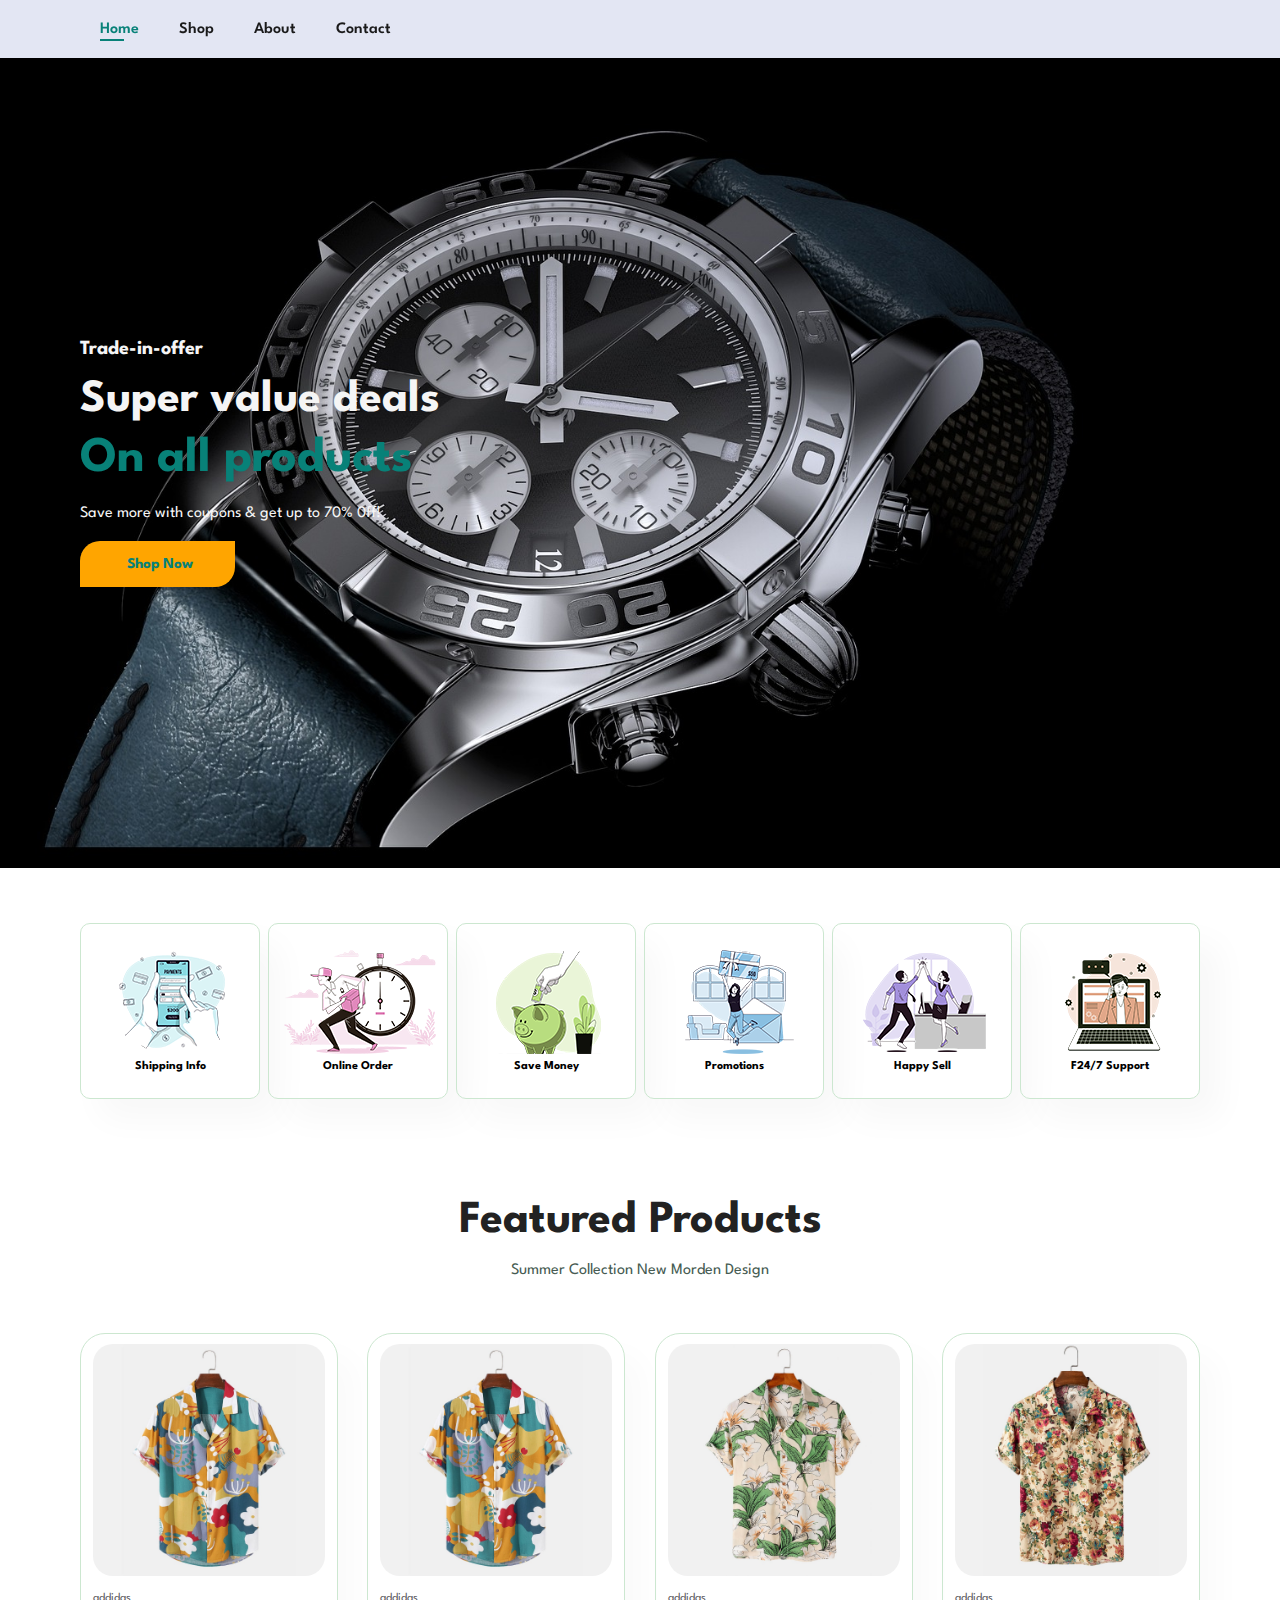
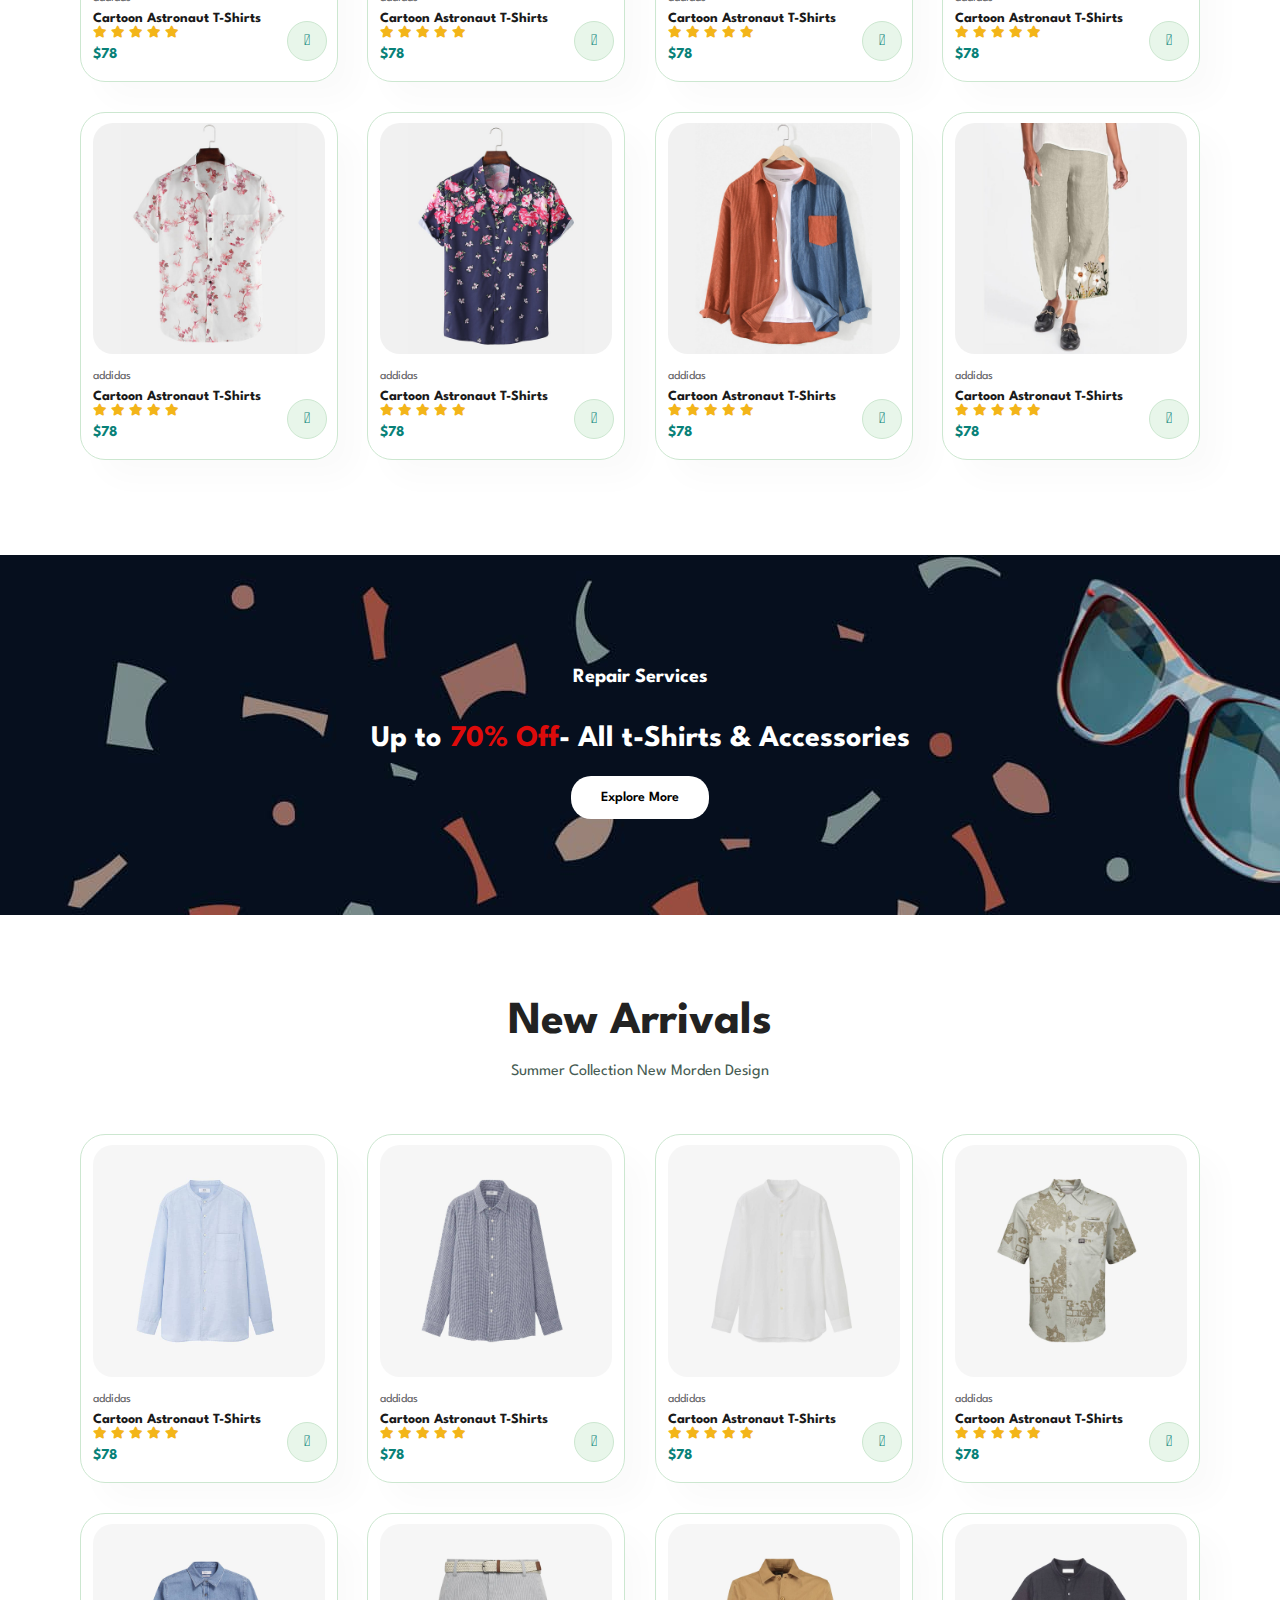
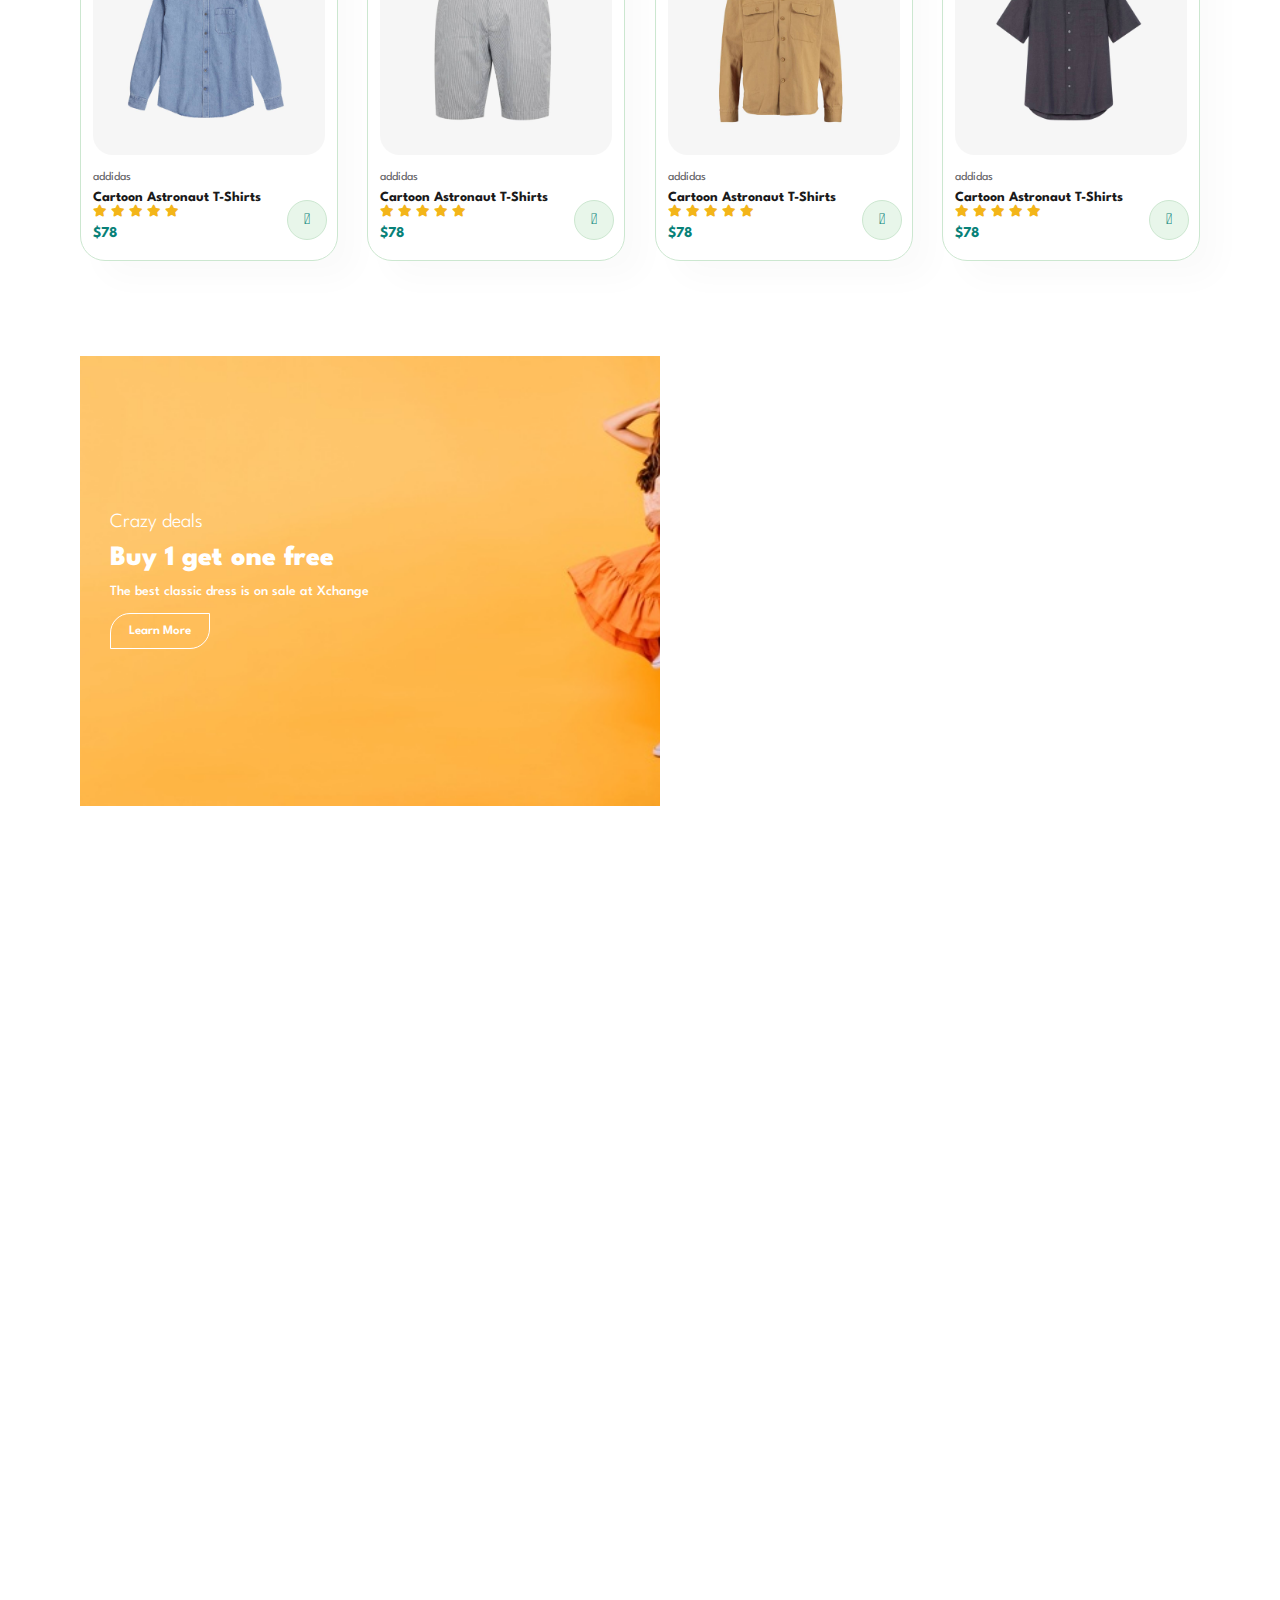
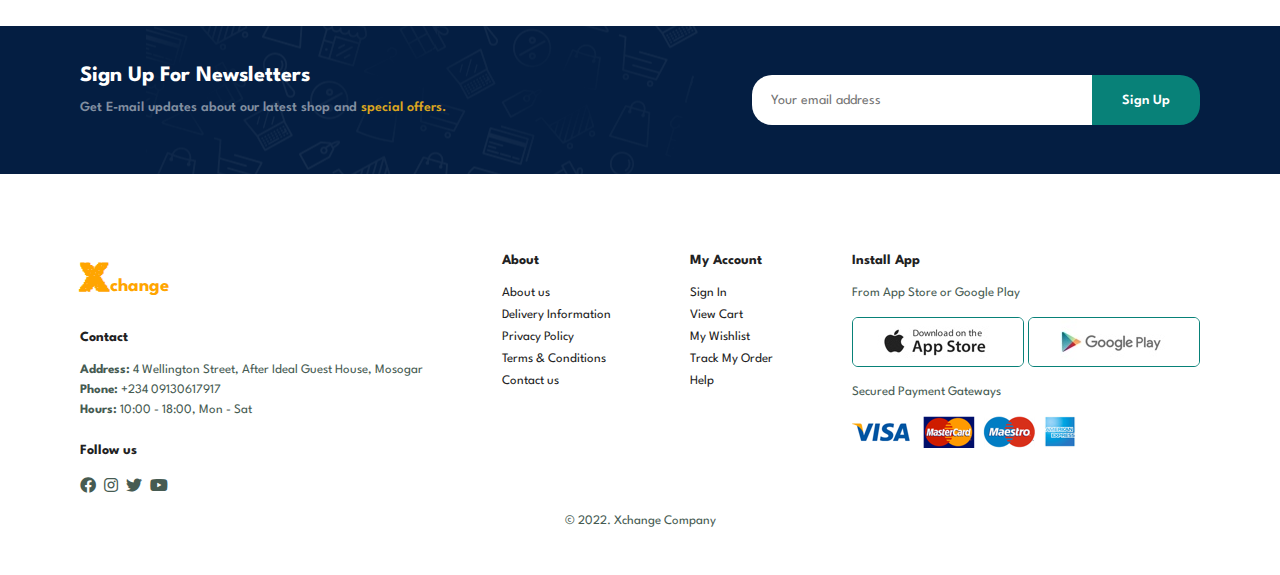
<file: E-COMMERCE2/index.html>
<!DOCTYPE html>
<html lang="en">
<head>
    <meta charset="UTF-8">
    <meta http-equiv="X-UA-Compatible" content="IE=edge">
    <meta name="viewport" content="width=device-width, initial-scale=1.0">
    <title>Xchange</title>
    <link rel="stylesheet" href="style.css">
    <link rel="stylesheet" href="https://pro.fontawesome.com/releases/v5.10.0/css/all.css"/>
    <link href="https://unpkg.com/aos@2.3.1/dist/aos.css" rel="stylesheet">
</head>
<body>
    <section id="header">
    
        <div>
            <ul id="navbar">
                <li><a class="active" href="index.html">Home</a></li>
                <li><a href="shop.html">Shop</a></li>
                <li><a href="about.html">About</a></li>
                <li><a href="contact.html">Contact</a></li>
                <li id="lg-bag"><a href="cart.html"><i class="far fa-shopping-bag"></i></a></li>
               <a href="#" id="close"><i class="far fa-times"></i></a>
            </ul>
        </div>
        <div id="mobile">
            <a href="cart.html"><i class="fas fa-shopping-bag"></i></a>
            <i id="bar" class="fas fa-outdent"></i>
        </div>
    </section>

    <section id="hero">
        <h4>Trade-in-offer</h4>
        <h2>Super value deals</h2>
        <h1>On all products</h1>
        <p>Save more with coupons & get up to 70% 0ff!</p>
        <button>Shop Now</button>
    </section>

    <section id="feature" class="section-p1">
        <div class="fe-box">
            <img src="img/features/f1.png" alt="">
            <h6>Shipping Info</h6>
        </div>
        <div class="fe-box">
            <img src="img/features/f2.png" alt="">
            <h6>Online Order</h6>
        </div>
        <div class="fe-box">
            <img src="img/features/f3.png" alt="">
            <h6>Save Money</h6>
        </div>
        <div class="fe-box">
            <img src="img/features/f4.png" alt="">
            <h6>Promotions</h6>
        </div>
        <div class="fe-box">
            <img src="img/features/f5.png" alt="">
            <h6>Happy Sell</h6>
        </div>
        <div class="fe-box">
            <img src="img/features/f6.png" alt="">
            <h6>F24/7 Support</h6>
        </div>
    </section>
   
    <section id="product1" class="section-p1">
        <h2>Featured Products</h2>
        <p>Summer Collection New Morden Design</p>
        <div class="pro-container">
            <div class="pro">
                <img src="img/products/f1.jpg" alt="">
                <div class="des">
                    <span>addidas</span>
                    <h5>Cartoon Astronaut T-Shirts</h5>
                    <div class="star">
                        <i class="fas fa-star"></i>
                        <i class="fas fa-star"></i>
                        <i class="fas fa-star"></i>
                        <i class="fas fa-star"></i>
                        <i class="fas fa-star"></i>
                    </div>
                    <h4>$78</h4>
                </div>
                <a href="#"><i class="fal fa-shopping-cart cart"></i></a>
            </div>
            <div class="pro">
                <img src="img/products/f1.jpg" alt="">
                <div class="des">
                    <span>addidas</span>
                    <h5>Cartoon Astronaut T-Shirts</h5>
                    <div class="star">
                        <i class="fas fa-star"></i>
                        <i class="fas fa-star"></i>
                        <i class="fas fa-star"></i>
                        <i class="fas fa-star"></i>
                        <i class="fas fa-star"></i>
                    </div>
                    <h4>$78</h4>
                </div>
                <a href="#"><i class="fal fa-shopping-cart cart"></i></a>
            </div>
            <div class="pro">
                <img src="img/products/f2.jpg" alt="">
                <div class="des">
                    <span>addidas</span>
                    <h5>Cartoon Astronaut T-Shirts</h5>
                    <div class="star">
                        <i class="fas fa-star"></i>
                        <i class="fas fa-star"></i>
                        <i class="fas fa-star"></i>
                        <i class="fas fa-star"></i>
                        <i class="fas fa-star"></i>
                    </div>
                    <h4>$78</h4>
                </div>
                <a href="#"><i class="fal fa-shopping-cart cart"></i></a>
            </div>
            <div class="pro">
                <img src="img/products/f3.jpg" alt="">
                <div class="des">
                    <span>addidas</span>
                    <h5>Cartoon Astronaut T-Shirts</h5>
                    <div class="star">
                        <i class="fas fa-star"></i>
                        <i class="fas fa-star"></i>
                        <i class="fas fa-star"></i>
                        <i class="fas fa-star"></i>
                        <i class="fas fa-star"></i>
                    </div>
                    <h4>$78</h4>
                </div>
                <a href="#"><i class="fal fa-shopping-cart cart"></i></a>
            </div>
            <div class="pro">
                <img src="img/products/f4.jpg" alt="">
                <div class="des">
                    <span>addidas</span>
                    <h5>Cartoon Astronaut T-Shirts</h5>
                    <div class="star">
                        <i class="fas fa-star"></i>
                        <i class="fas fa-star"></i>
                        <i class="fas fa-star"></i>
                        <i class="fas fa-star"></i>
                        <i class="fas fa-star"></i>
                    </div>
                    <h4>$78</h4>
                </div>
                <a href="#"><i class="fal fa-shopping-cart cart"></i></a>
            </div>
            <div class="pro">
                <img src="img/products/f5.jpg" alt="">
                <div class="des">
                    <span>addidas</span>
                    <h5>Cartoon Astronaut T-Shirts</h5>
                    <div class="star">
                        <i class="fas fa-star"></i>
                        <i class="fas fa-star"></i>
                        <i class="fas fa-star"></i>
                        <i class="fas fa-star"></i>
                        <i class="fas fa-star"></i>
                    </div>
                    <h4>$78</h4>
                </div>
                <a href="#"><i class="fal fa-shopping-cart cart"></i></a>
            </div>
            <div class="pro">
                <img src="img/products/f6.jpg" alt="">
                <div class="des">
                    <span>addidas</span>
                    <h5>Cartoon Astronaut T-Shirts</h5>
                    <div class="star">
                        <i class="fas fa-star"></i>
                        <i class="fas fa-star"></i>
                        <i class="fas fa-star"></i>
                        <i class="fas fa-star"></i>
                        <i class="fas fa-star"></i>
                    </div>
                    <h4>$78</h4>
                </div>
                <a href="#"><i class="fal fa-shopping-cart cart"></i></a>
            </div>
            <div class="pro">
                <img src="img/products/f7.jpg" alt="">
                <div class="des">
                    <span>addidas</span>
                    <h5>Cartoon Astronaut T-Shirts</h5>
                    <div class="star">
                        <i class="fas fa-star"></i>
                        <i class="fas fa-star"></i>
                        <i class="fas fa-star"></i>
                        <i class="fas fa-star"></i>
                        <i class="fas fa-star"></i>
                    </div>
                    <h4>$78</h4>
                </div>
                <a href="#"><i class="fal fa-shopping-cart cart"></i></a>
            </div>
        </div>
    </section>

    <section id="banner" class="section-m1">
       <h4>Repair Services</h4>
       <h2>Up to <span>70% Off</span>- All t-Shirts & Accessories</h2>
       <button class="normal">Explore More</button> 
    </section>

    <section id="product1" class="section-p1">
        <h2>New Arrivals</h2>
        <p>Summer Collection New Morden Design</p>
        <div class="pro-container">
            <div class="pro">
                <img src="img/products/n1.jpg" alt="">
                <div class="des">
                    <span>addidas</span>
                    <h5>Cartoon Astronaut T-Shirts</h5>
                    <div class="star">
                        <i class="fas fa-star"></i>
                        <i class="fas fa-star"></i>
                        <i class="fas fa-star"></i>
                        <i class="fas fa-star"></i>
                        <i class="fas fa-star"></i>
                    </div>
                    <h4>$78</h4>
                </div>
                <a href="#"><i class="fal fa-shopping-cart cart"></i></a>
            </div>
            <div class="pro">
                <img src="img/products/n2.jpg" alt="">
                <div class="des">
                    <span>addidas</span>
                    <h5>Cartoon Astronaut T-Shirts</h5>
                    <div class="star">
                        <i class="fas fa-star"></i>
                        <i class="fas fa-star"></i>
                        <i class="fas fa-star"></i>
                        <i class="fas fa-star"></i>
                        <i class="fas fa-star"></i>
                    </div>
                    <h4>$78</h4>
                </div>
                <a href="#"><i class="fal fa-shopping-cart cart"></i></a>
            </div>
            <div class="pro">
                <img src="img/products/n3.jpg" alt="">
                <div class="des">
                    <span>addidas</span>
                    <h5>Cartoon Astronaut T-Shirts</h5>
                    <div class="star">
                        <i class="fas fa-star"></i>
                        <i class="fas fa-star"></i>
                        <i class="fas fa-star"></i>
                        <i class="fas fa-star"></i>
                        <i class="fas fa-star"></i>
                    </div>
                    <h4>$78</h4>
                </div>
                <a href="#"><i class="fal fa-shopping-cart cart"></i></a>
            </div>
            <div class="pro">
                <img src="img/products/n4.jpg" alt="">
                <div class="des">
                    <span>addidas</span>
                    <h5>Cartoon Astronaut T-Shirts</h5>
                    <div class="star">
                        <i class="fas fa-star"></i>
                        <i class="fas fa-star"></i>
                        <i class="fas fa-star"></i>
                        <i class="fas fa-star"></i>
                        <i class="fas fa-star"></i>
                    </div>
                    <h4>$78</h4>
                </div>
                <a href="#"><i class="fal fa-shopping-cart cart"></i></a>
            </div>
            <div class="pro">
                <img src="img/products/n5.jpg" alt="">
                <div class="des">
                    <span>addidas</span>
                    <h5>Cartoon Astronaut T-Shirts</h5>
                    <div class="star">
                        <i class="fas fa-star"></i>
                        <i class="fas fa-star"></i>
                        <i class="fas fa-star"></i>
                        <i class="fas fa-star"></i>
                        <i class="fas fa-star"></i>
                    </div>
                    <h4>$78</h4>
                </div>
                <a href="#"><i class="fal fa-shopping-cart cart"></i></a>
            </div>
            <div class="pro">
                <img src="img/products/n6.jpg" alt="">
                <div class="des">
                    <span>addidas</span>
                    <h5>Cartoon Astronaut T-Shirts</h5>
                    <div class="star">
                        <i class="fas fa-star"></i>
                        <i class="fas fa-star"></i>
                        <i class="fas fa-star"></i>
                        <i class="fas fa-star"></i>
                        <i class="fas fa-star"></i>
                    </div>
                    <h4>$78</h4>
                </div>
                <a href="#"><i class="fal fa-shopping-cart cart"></i></a>
            </div>
            <div class="pro">
                <img src="img/products/n7.jpg" alt="">
                <div class="des">
                    <span>addidas</span>
                    <h5>Cartoon Astronaut T-Shirts</h5>
                    <div class="star">
                        <i class="fas fa-star"></i>
                        <i class="fas fa-star"></i>
                        <i class="fas fa-star"></i>
                        <i class="fas fa-star"></i>
                        <i class="fas fa-star"></i>
                    </div>
                    <h4>$78</h4>
                </div>
                <a href="#"><i class="fal fa-shopping-cart cart"></i></a>
            </div>
            <div class="pro">
                <img src="img/products/n8.jpg" alt="">
                <div class="des">
                    <span>addidas</span>
                    <h5>Cartoon Astronaut T-Shirts</h5>
                    <div class="star">
                        <i class="fas fa-star"></i>
                        <i class="fas fa-star"></i>
                        <i class="fas fa-star"></i>
                        <i class="fas fa-star"></i>
                        <i class="fas fa-star"></i>
                    </div>
                    <h4>$78</h4>
                </div>
                <a href="#"><i class="fal fa-shopping-cart cart"></i></a>
            </div>
        </div>
    </section>

    <section id="sm-banner" class="section-p1">
        <div class="banner-box">
            <h4>Crazy deals</h4>
            <h2>Buy 1 get one free</h2>
            <span>The best classic dress is on sale at Xchange</span>
            <button class="white">Learn More</button>
        </div>
        <div class="banner-box banner-box2" data-aos="fade-left">
            <h4>Spring/Summer</h4>
            <h2>Upcoming season</h2>
            <span>The best classic dress is on sale at Xchange</span>
            <button class="white">Collection</button>
        </div>
    </section>

    <section id="banner3">
        <div class="banner-box" data-aos="zoom-in" data-aos-duration="1000" >
            <h2>SEASON SALE</h2>
           <h3>Winter Collection -50% OFF</h3>
        </div>
        <div class="banner-box banner-box2" data-aos="fade-up" data-aos-duration="1500">
            <h2>NEW FOOTWEAR COLLECTION</h2>
           <h3>Spring/Summer 2022</h3>
        </div>
        <div class="banner-box banner-box3" data-aos="flip-right" data-aos-duration="1700">
            <h2>T-SHIRTS</h2>
           <h3>New Trendy Prints</h3>
        </div>
    </section>

    <section id="newsletter" class="section-p1 section-m1">
        <div class="newstext">
            <h4>Sign Up For Newsletters</h4>
            <p>Get E-mail updates about our latest shop and <span>special offers.</span></p>
        </div>
        <div class="form">
            <input type="text" placeholder="Your email address">
            <button class="normal">Sign Up</button>
        </div>
    </section>
    
    <footer class="section-p1">
        <div class="col">
            <h3 id="logo"><span>X</span>change</h3>
            <h4>Contact</h4>
            <p><strong>Address:</strong> 4 Wellington Street, After Ideal Guest House, Mosogar</p>
            <p><strong>Phone:</strong> +234 09130617917</p>
            <p><strong>Hours:</strong> 10:00 - 18:00, Mon - Sat</p>
            <div class="follow">
                <h4>Follow us</h4>
                <div class="icon">
                    <i class="fab fa-facebook"></i>
                    <i class="fab fa-instagram"></i>
                    <i class="fab fa-twitter"></i>
                    <i class="fab fa-youtube"></i>
                </div>
            </div>
        </div>

        <div class="col">
            <h4>About</h4>
            <a href="#">About us</a>
            <a href="#">Delivery Information</a>
            <a href="#">Privacy Policy</a>
            <a href="#">Terms & Conditions</a>
            <a href="#">Contact us</a>
        </div>

        <div class="col">
            <h4>My Account</h4>
            <a href="#">Sign In</a>
            <a href="#">View Cart</a>
            <a href="#">My Wishlist</a>
            <a href="#">Track My Order</a>
            <a href="#">Help</a>
        </div>

        <div class="col install">
            <h4>Install App</h4>
            <p>From App Store or Google Play</p>
            <div class="row">
                <img src="img/pay/app.jpg" alt="">
                <img src="img/pay/play.jpg" alt="">
            </div>
            <p>Secured Payment Gateways</p>
            <img src="img/pay/pay.png" alt="">
        </div>

        <div class="copyright">
            <p>© 2022. Xchange Company</p>
        </div>
       
    </footer>
    <script src="https://unpkg.com/aos@2.3.1/dist/aos.js"></script>
    <script src="main.js"></script>
    
</body>
</html>
</file>
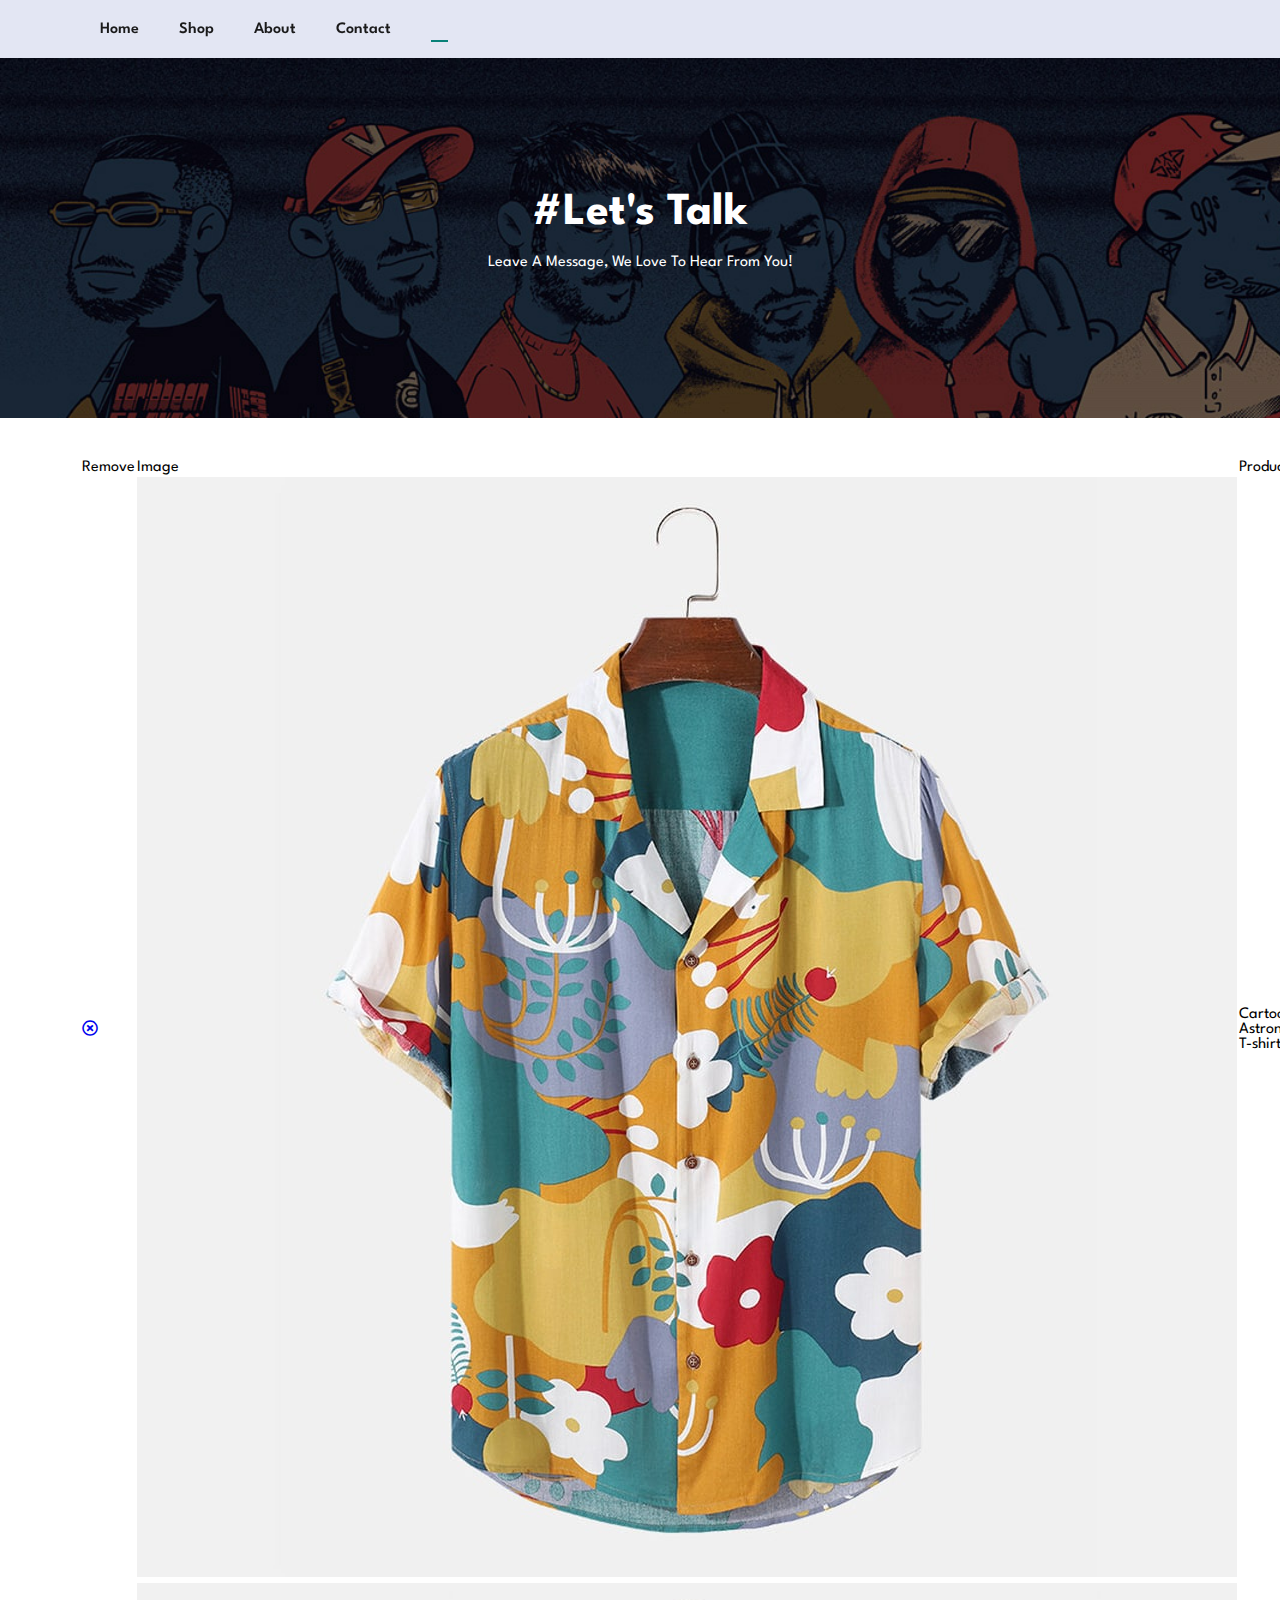
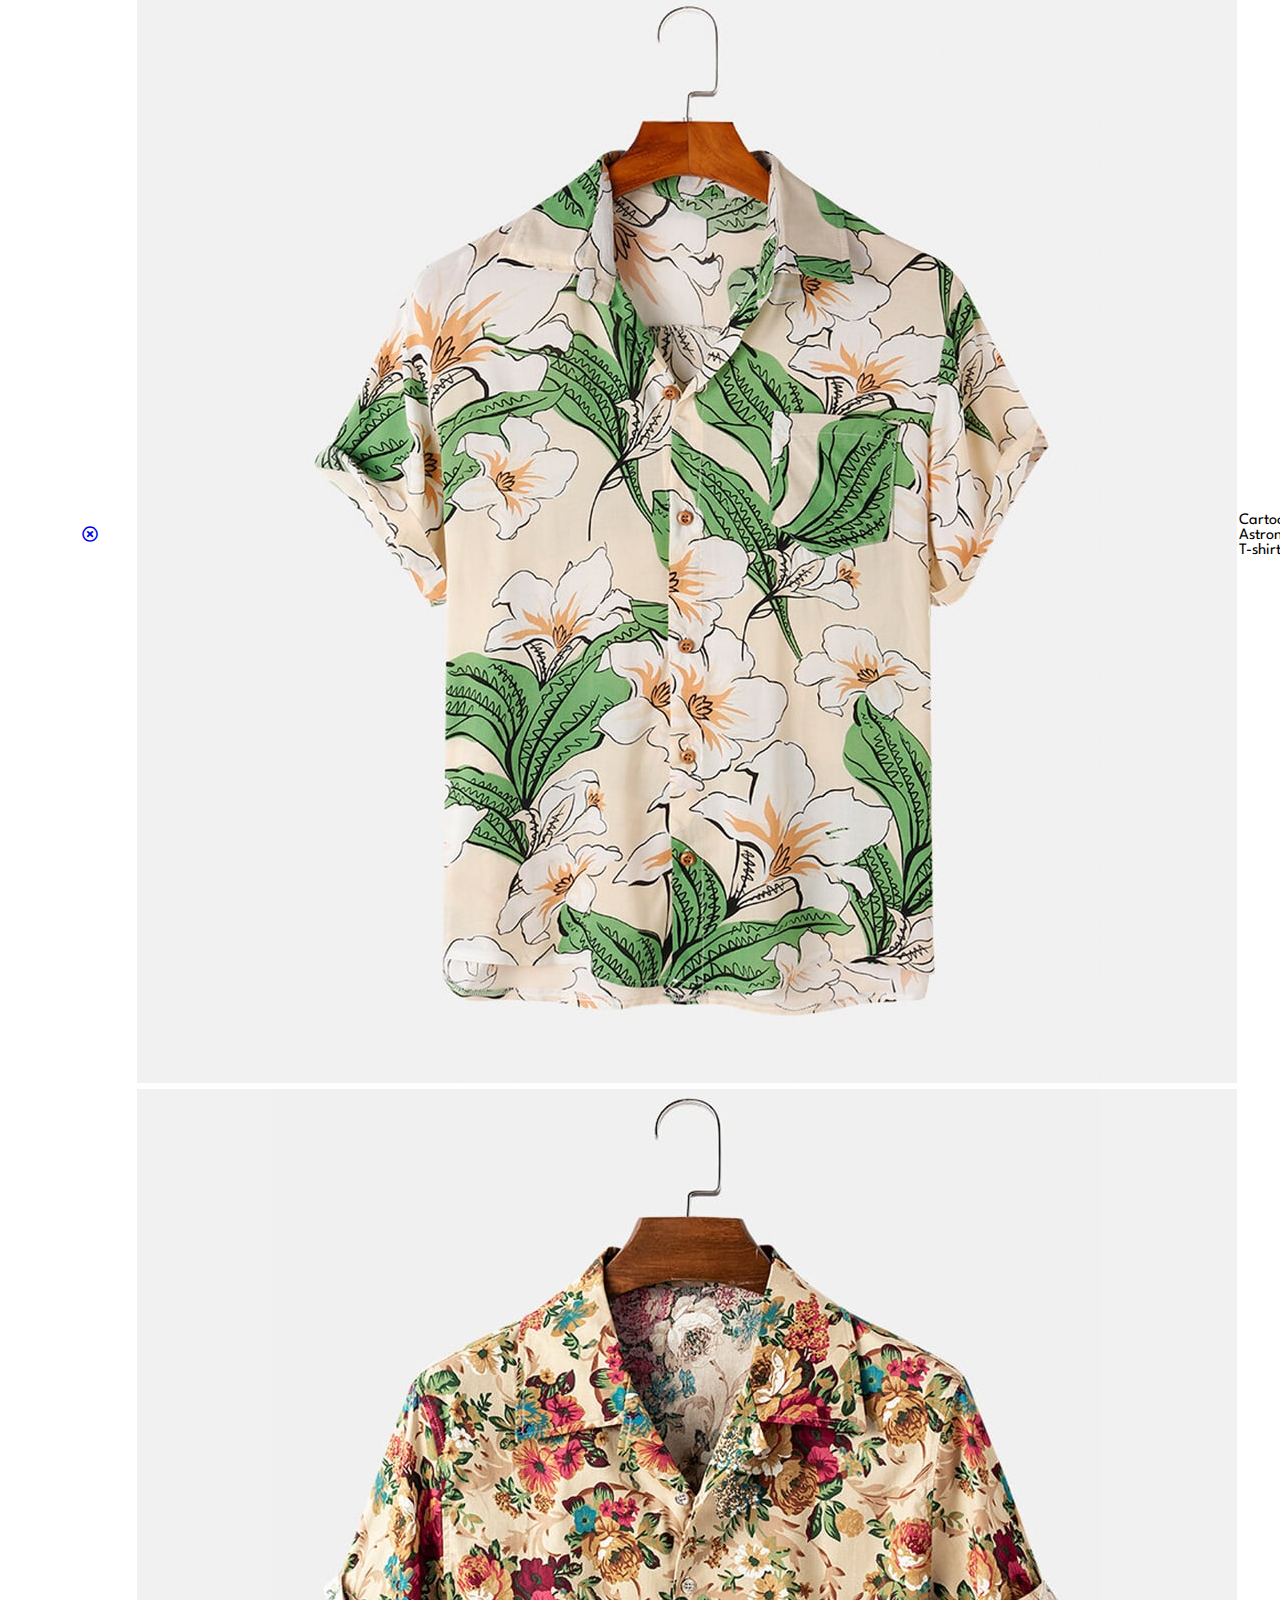
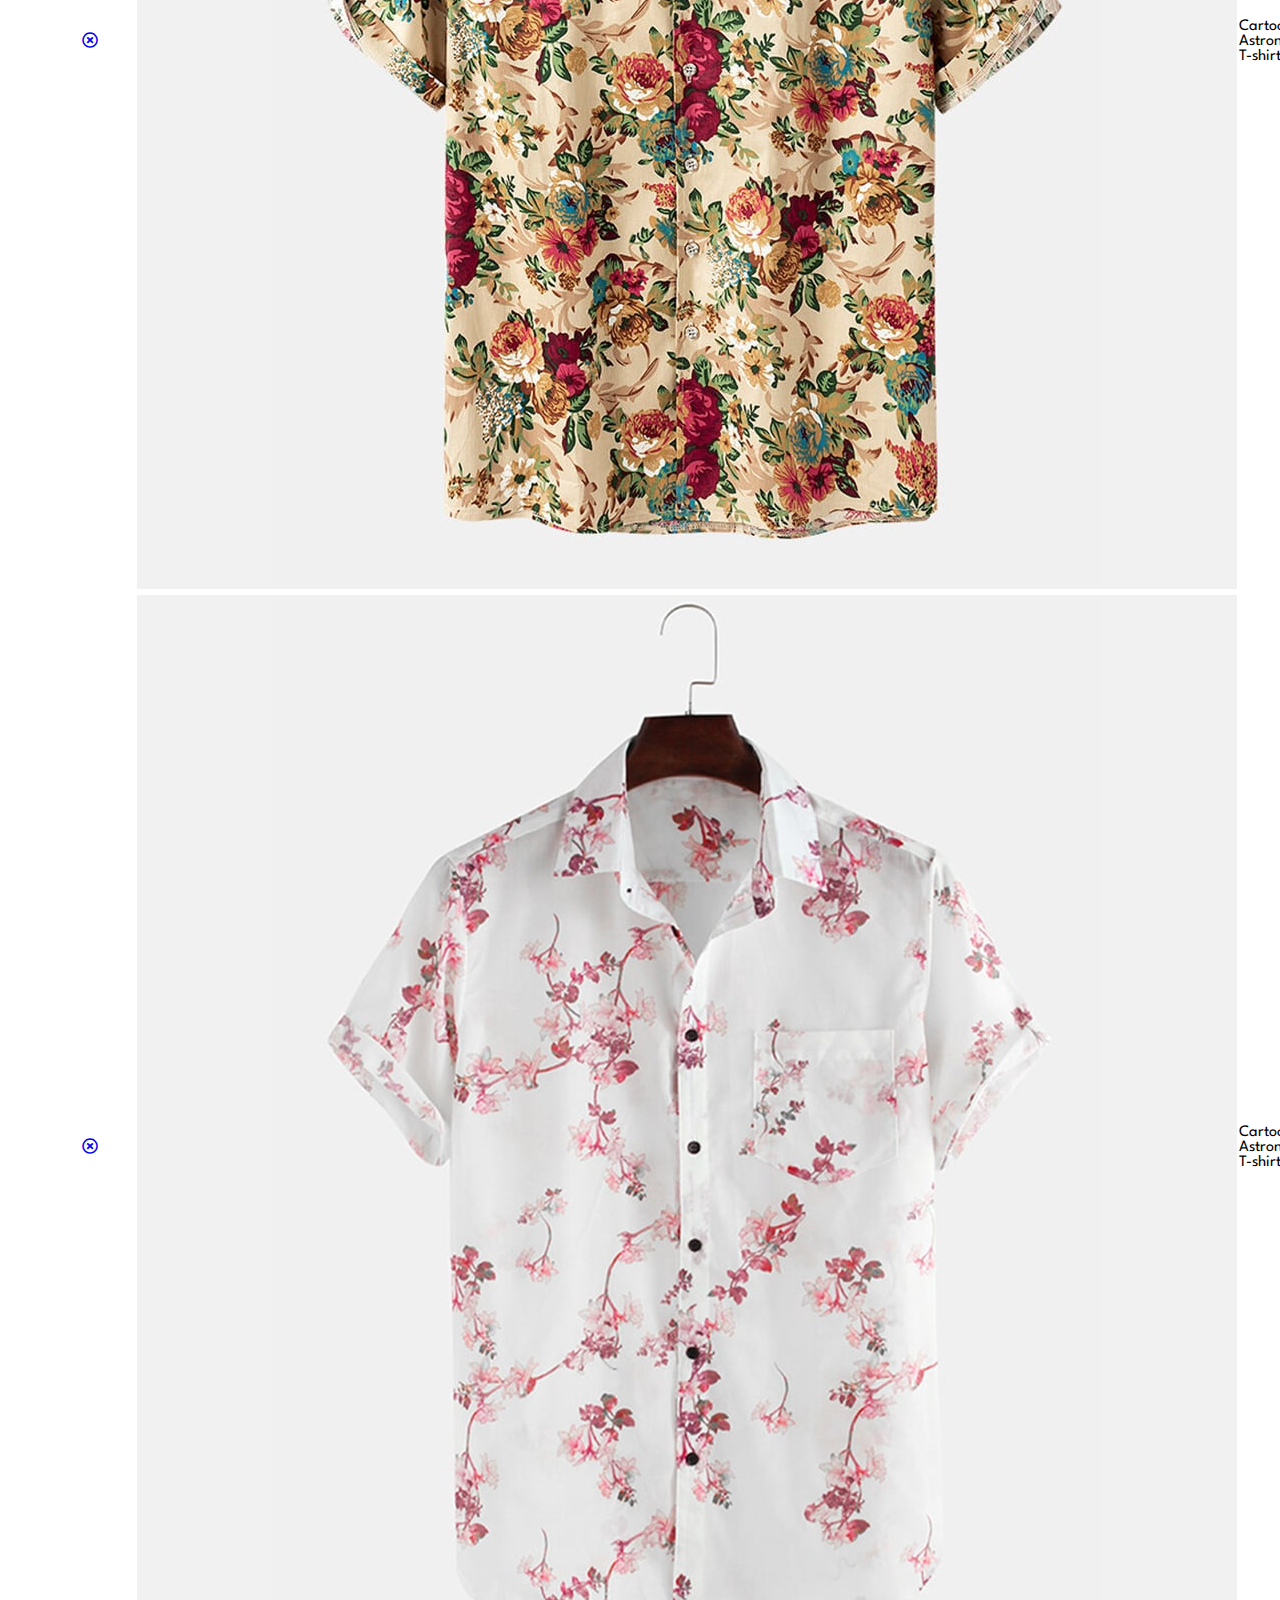
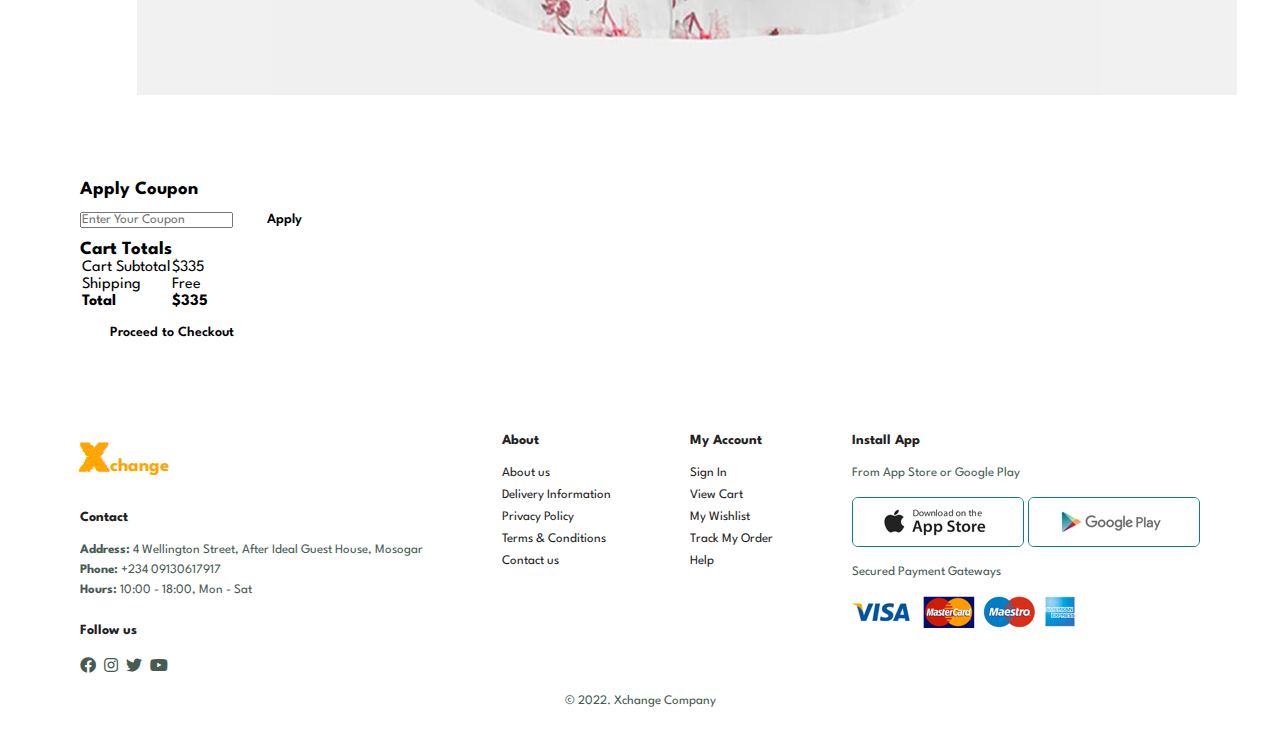
<file: E-COMMERCE2/cart.html>
<!DOCTYPE html>
<html lang="en">
<head>
    <meta charset="UTF-8">
    <meta http-equiv="X-UA-Compatible" content="IE=edge">
    <meta name="viewport" content="width=device-width, initial-scale=1.0">
    <title>Xchange</title>
    <link rel="stylesheet" href="style.css">
    <link rel="stylesheet" href="https://pro.fontawesome.com/releases/v5.10.0/css/all.css"/>
</head>
<body>
    
    <section id="header">
    
        <div>
            <ul id="navbar">
                <li><a href="index.html">Home</a></li>
                <li><a href="shop.html">Shop</a></li>
                <li><a href="about.html">About</a></li>
                <li><a href="contact.html">Contact</a></li>
                <li id="lg-bag"><a class="active" href="cart.html"><i class="far fa-shopping-bag"></i></a></li>
               <a href="#" id="close"><i class="far fa-times"></i></a>
            </ul>
        </div>
        <div id="mobile">
            <a href="cart.html"><i class="fas fa-shopping-bag"></i></a>
            <i id="bar" class="fas fa-outdent"></i>
        </div>
    </section>

    <section id="page-header" class="about-header">
        <h2>#Let's Talk</h2>

        <p>Leave A Message, We Love To Hear From You!</p>
    </section>

    <section id="cart" class="section-p1">
        <table width="100%">
            <thead>
                <tr>
                    <td>Remove</td>
                    <td>Image</td>
                    <td>Products</td>
                    <td>Price</td>
                    <td>Quantity</td>
                    <td>Subtotal</td>
                </tr>
            </thead>
            <tbody>
                <tr>
                    <td><a href="#"><i class="far fa-times-circle"></i></a></td>
                    <td><img src="img/products/f1.jpg" alt=""></td>
                    <td>Cartoon Astronaut T-shirts</td>
                    <td>$118.19</td>
                    <td><input type="number" value="1"></td>
                    <td>$118.19</td>

                </tr>
                <tr>
                    <td><a href="#"><i class="far fa-times-circle"></i></a></td>
                    <td><img src="img/products/f2.jpg" alt=""></td>
                    <td>Cartoon Astronaut T-shirts</td>
                    <td>$118.19</td>
                    <td><input type="number" value="1"></td>
                    <td>$118.19</td>

                </tr>
                <tr>
                    <td><a href="#"><i class="far fa-times-circle"></i></a></td>
                    <td><img src="img/products/f3.jpg" alt=""></td>
                    <td>Cartoon Astronaut T-shirts</td>
                    <td>$118.19</td>
                    <td><input type="number" value="1"></td>
                    <td>$118.19</td>

                </tr>
                <tr>
                    <td><a href="#"><i class="far fa-times-circle"></i></a></td>
                    <td><img src="img/products/f4.jpg" alt=""></td>
                    <td>Cartoon Astronaut T-shirts</td>
                    <td>$118.19</td>
                    <td><input type="number" value="1"></td>
                    <td>$118.19</td>

                </tr>
            </tbody>
        </table>
    </section>
    <section id="cart-add" class="section-p1">
        <div id="coupon">
            <h3>Apply Coupon</h3>
            <div>
                <input type="text" placeholder="Enter Your Coupon">
                <button class="normal">Apply</button>
            </div>
        </div>
        
        <div id="sub-total">
            <h3>Cart Totals</h3>
            <table>
                <tr>
                    <td>Cart Subtotal</td>
                    <td>$335</td>
                </tr>
                <tr>
                    <td>Shipping</td>
                    <td>Free</td>
                </tr>
                <tr>
                    <td><strong>Total</strong></td>
                    <td><strong>$335</strong></td>
                </tr>
            </table>
            <button class="normal">Proceed to Checkout</button>
        </div>
    </section>
    
    <footer class="section-p1">
        <div class="col">
            <h3 id="logo"><span>X</span>change</h3>
            <h4>Contact</h4>
            <p><strong>Address:</strong> 4 Wellington Street, After Ideal Guest House, Mosogar</p>
            <p><strong>Phone:</strong> +234 09130617917</p>
            <p><strong>Hours:</strong> 10:00 - 18:00, Mon - Sat</p>
            <div class="follow">
                <h4>Follow us</h4>
                <div class="icon">
                    <i class="fab fa-facebook"></i>
                    <i class="fab fa-instagram"></i>
                    <i class="fab fa-twitter"></i>
                    <i class="fab fa-youtube"></i>
                </div>
            </div>
        </div>

        <div class="col">
            <h4>About</h4>
            <a href="#">About us</a>
            <a href="#">Delivery Information</a>
            <a href="#">Privacy Policy</a>
            <a href="#">Terms & Conditions</a>
            <a href="#">Contact us</a>
        </div>

        <div class="col">
            <h4>My Account</h4>
            <a href="#">Sign In</a>
            <a href="#">View Cart</a>
            <a href="#">My Wishlist</a>
            <a href="#">Track My Order</a>
            <a href="#">Help</a>
        </div>

        <div class="col install">
            <h4>Install App</h4>
            <p>From App Store or Google Play</p>
            <div class="row">
                <img src="img/pay/app.jpg" alt="">
                <img src="img/pay/play.jpg" alt="">
            </div>
            <p>Secured Payment Gateways</p>
            <img src="img/pay/pay.png" alt="">
        </div>

        <div class="copyright">
            <p>© 2022. Xchange Company</p>
        </div>
       
    </footer>

    <script src="main.js"></script>
</body>
</html>
</file>
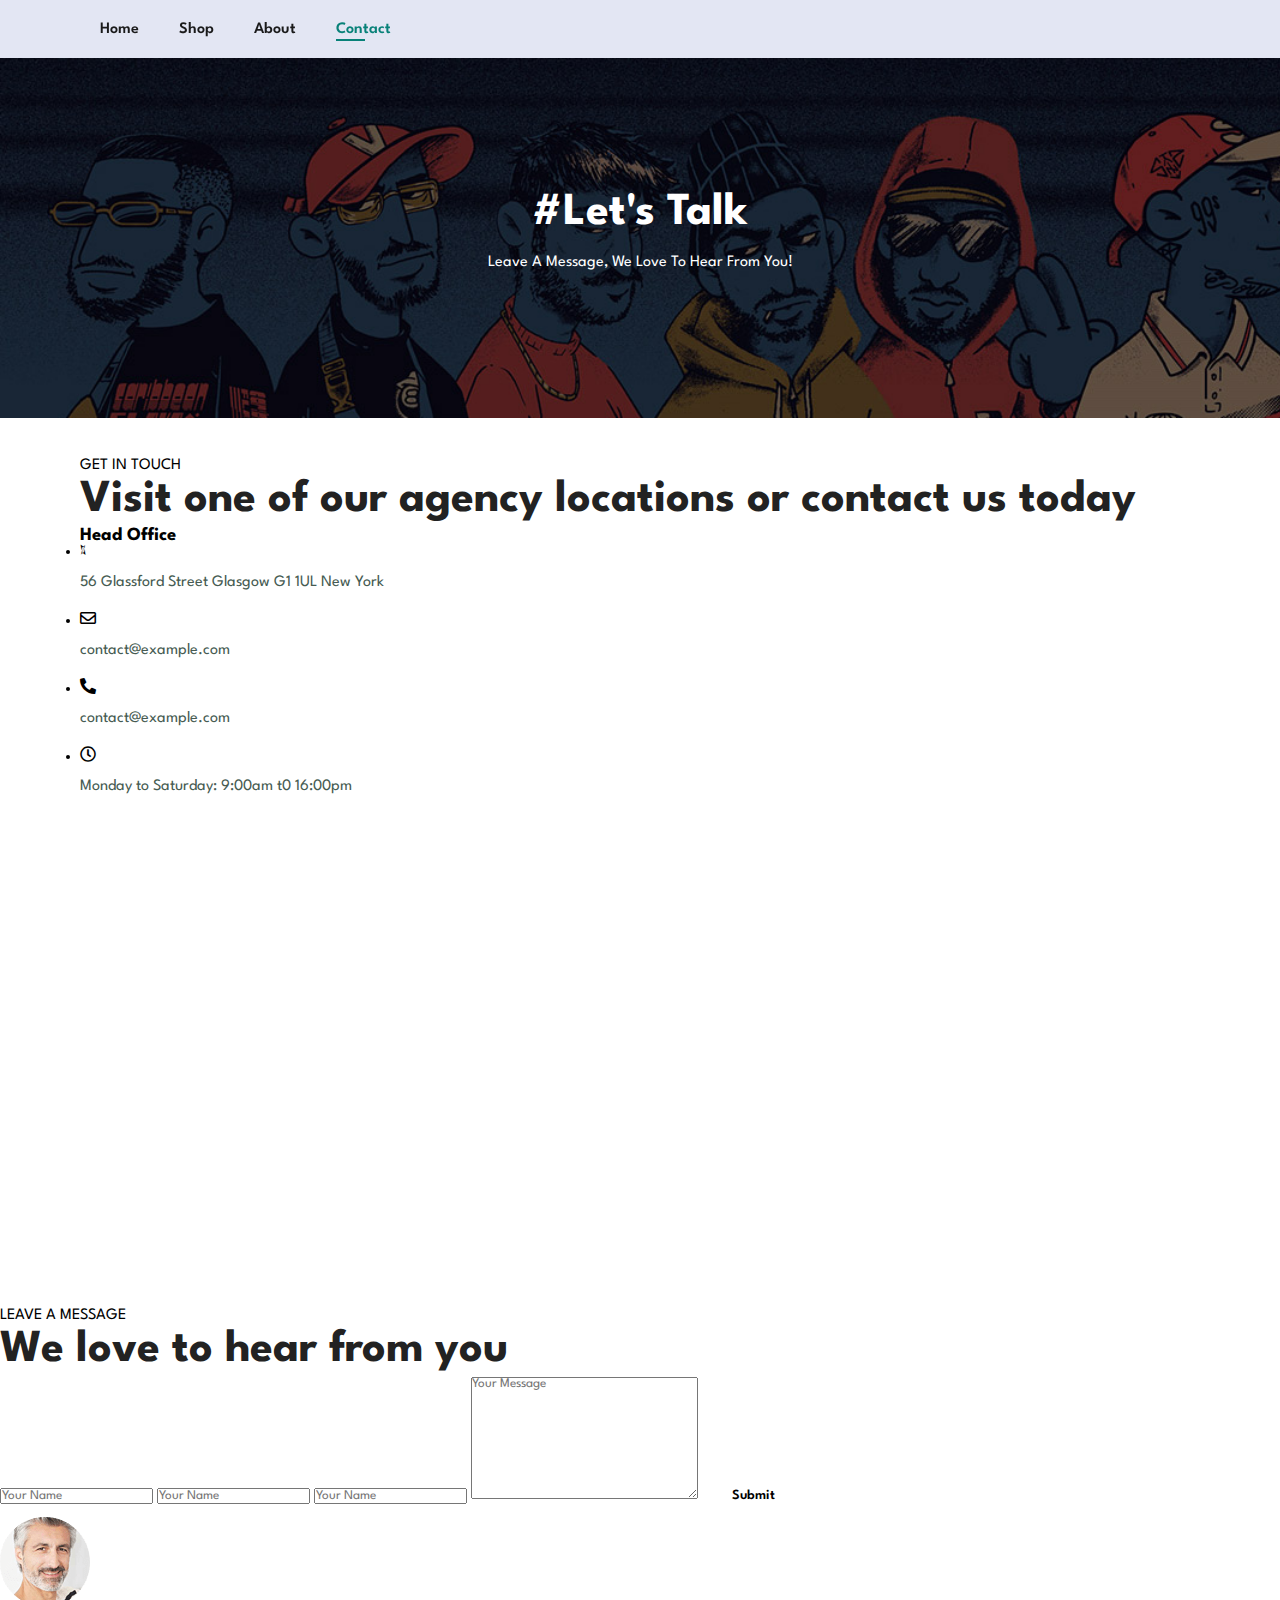
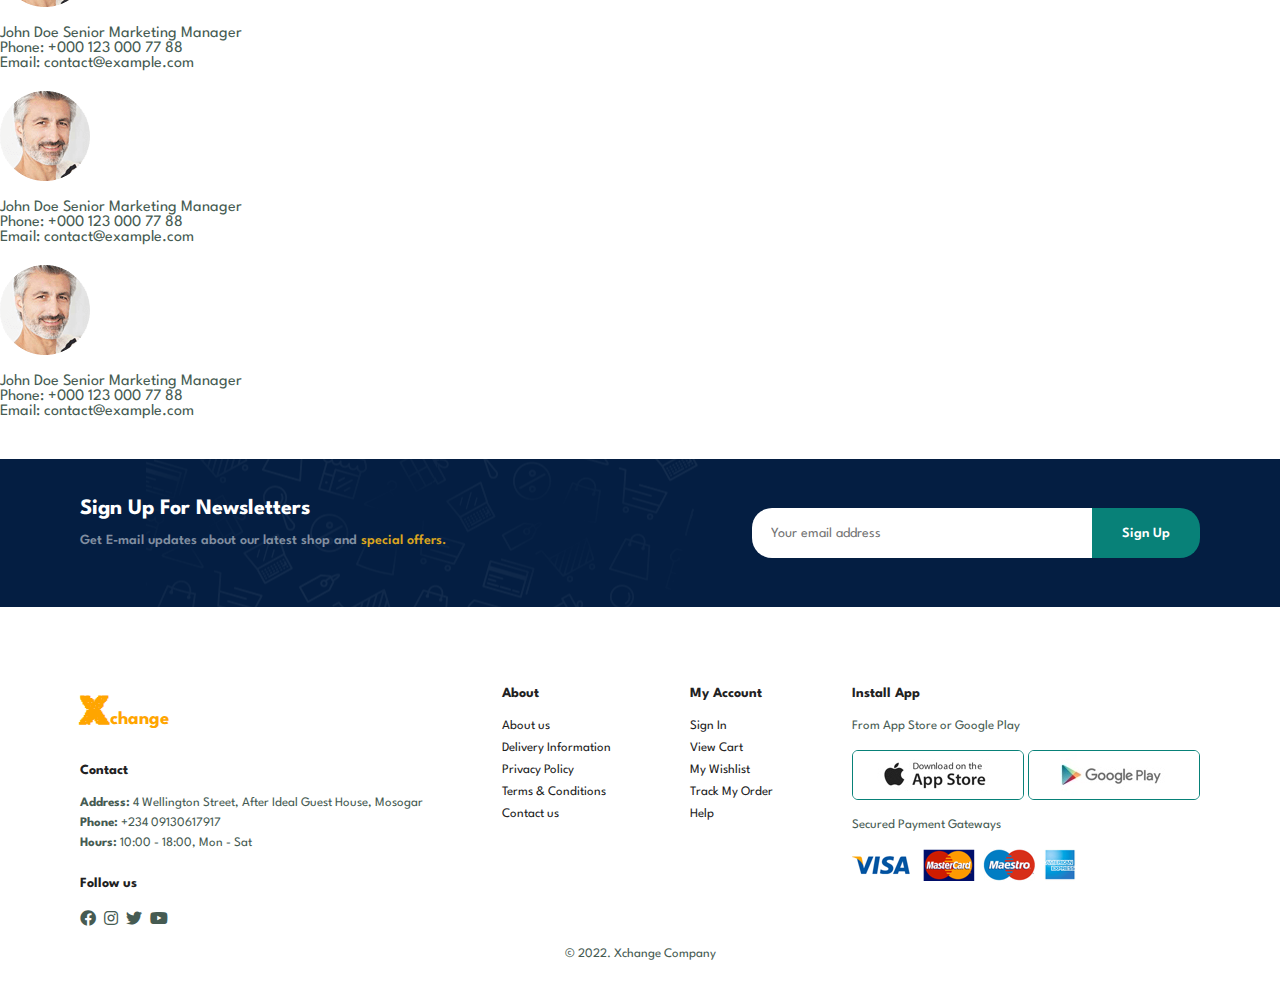
<file: E-COMMERCE2/contact.html>
<!DOCTYPE html>
<html lang="en">
<head>
    <meta charset="UTF-8">
    <meta http-equiv="X-UA-Compatible" content="IE=edge">
    <meta name="viewport" content="width=device-width, initial-scale=1.0">
    <title>Xchange</title>
    <link rel="stylesheet" href="style.css">
    <link rel="stylesheet" href="https://pro.fontawesome.com/releases/v5.10.0/css/all.css"/>
</head>
<body>
    
    <section id="header">
    
        <div>
            <ul id="navbar">
                <li><a href="index.html">Home</a></li>
                <li><a href="shop.html">Shop</a></li>
                <li><a href="about.html">About</a></li>
                <li><a class="active" href="contact.html">Contact</a></li>
                <li id="lg-bag"><a href="cart.html"><i class="far fa-shopping-bag"></i></a></li>
               <a href="#" id="close"><i class="far fa-times"></i></a>
            </ul>
        </div>
        <div id="mobile">
            <a href="cart.html"><i class="fas fa-shopping-bag"></i></a>
            <i id="bar" class="fas fa-outdent"></i>
        </div>
    </section>

    <section id="page-header" class="about-header">
        <h2>#Let's Talk</h2>

        <p>Leave A Message, We Love To Hear From You!</p>
    </section>

    <section id="contact-details" class="section-p1">
        <div class="details">
            <span>GET IN TOUCH</span>
            <h2>Visit one of our agency locations or contact us today</h2>
            <h3>Head Office</h3>

            <li>
                <i class="fal fa-map"></i>
                <p>56 Glassford Street Glasgow G1 1UL New York</p>   
              </li>
              <li>
                  <i class="far fa-envelope"></i>
                  <p>contact@example.com</p>   
                </li>
                <li>
                  <i class="fas fa-phone-alt"></i>
                  <p>contact@example.com</p>   
                </li>
                <li>
                  <i class="far fa-clock"></i>
                  <p>Monday to Saturday: 9:00am t0 16:00pm</p>   
                </li>
        </div>

        <div class="map">
            <iframe src="https://www.google.com/maps/embed?pb=!1m18!1m12!1m3!1d79041.62410708252!2d-1.
                3176274974227993!3d51.750395486964486!2m3!1f0!2f0!3f0!3m2!1i1024!2i768!4f13.1!3m3!1m2!1s0x4871
                3380adc41faf%3A0xc820dba8cb547402!2sOxford%2C%20UK!5e0!3m2!1sen!2sng!4v1662158490931!5m2!1sen!2sng" 
                width="600" height="450" style="border:0;" allowfullscreen="" loading="lazy" referrerpolicy="no-referrer-when-downgrade">
            </iframe>
        </div>
       
    </section>

    <section id="form-details">
        <form action="">
            <span>LEAVE A MESSAGE</span>
            <h2>We love to hear from you</h2>
            <input type="text" placeholder="Your Name">
            <input type="text" placeholder="Your Name">
            <input type="text" placeholder="Your Name">
            <textarea name="" id="" cols="30" rows="10" placeholder="Your Message"></textarea>
            <button class="normal">Submit</button>
        </form>

        <div class="people">
            <div>
                <img src="img/people/1.png" alt="">
                <p><span>John Doe</span> Senior Marketing Manager 
                    <br>Phone: +000 123 000 77 88 
                    <br>Email: contact@example.com</p>
            </div>
            <div>
                <img src="img/people/1.png" alt="">
                <p><span>John Doe</span> Senior Marketing Manager 
                    <br>Phone: +000 123 000 77 88 
                    <br>Email: contact@example.com</p>
            </div>
            <div>
                <img src="img/people/1.png" alt="">
                <p><span>John Doe</span> Senior Marketing Manager 
                    <br>Phone: +000 123 000 77 88 
                    <br>Email: contact@example.com</p>
            </div>
        </div>
    </section>

    <section id="newsletter" class="section-p1 section-m1">
        <div class="newstext">
            <h4>Sign Up For Newsletters</h4>
            <p>Get E-mail updates about our latest shop and <span>special offers.</span></p>
        </div>
        <div class="form">
            <input type="text" placeholder="Your email address">
            <button class="normal">Sign Up</button>
        </div>
    </section>
    
    <footer class="section-p1">
        <div class="col">
            <h3 id="logo"><span>X</span>change</h3>
            <h4>Contact</h4>
            <p><strong>Address:</strong> 4 Wellington Street, After Ideal Guest House, Mosogar</p>
            <p><strong>Phone:</strong> +234 09130617917</p>
            <p><strong>Hours:</strong> 10:00 - 18:00, Mon - Sat</p>
            <div class="follow">
                <h4>Follow us</h4>
                <div class="icon">
                    <i class="fab fa-facebook"></i>
                    <i class="fab fa-instagram"></i>
                    <i class="fab fa-twitter"></i>
                    <i class="fab fa-youtube"></i>
                </div>
            </div>
        </div>

        <div class="col">
            <h4>About</h4>
            <a href="#">About us</a>
            <a href="#">Delivery Information</a>
            <a href="#">Privacy Policy</a>
            <a href="#">Terms & Conditions</a>
            <a href="#">Contact us</a>
        </div>

        <div class="col">
            <h4>My Account</h4>
            <a href="#">Sign In</a>
            <a href="#">View Cart</a>
            <a href="#">My Wishlist</a>
            <a href="#">Track My Order</a>
            <a href="#">Help</a>
        </div>

        <div class="col install">
            <h4>Install App</h4>
            <p>From App Store or Google Play</p>
            <div class="row">
                <img src="img/pay/app.jpg" alt="">
                <img src="img/pay/play.jpg" alt="">
            </div>
            <p>Secured Payment Gateways</p>
            <img src="img/pay/pay.png" alt="">
        </div>

        <div class="copyright">
            <p>© 2022. Xchange Company</p>
        </div>
       
    </footer>

    <script src="main.js"></script>
</body>
</html>
</file>
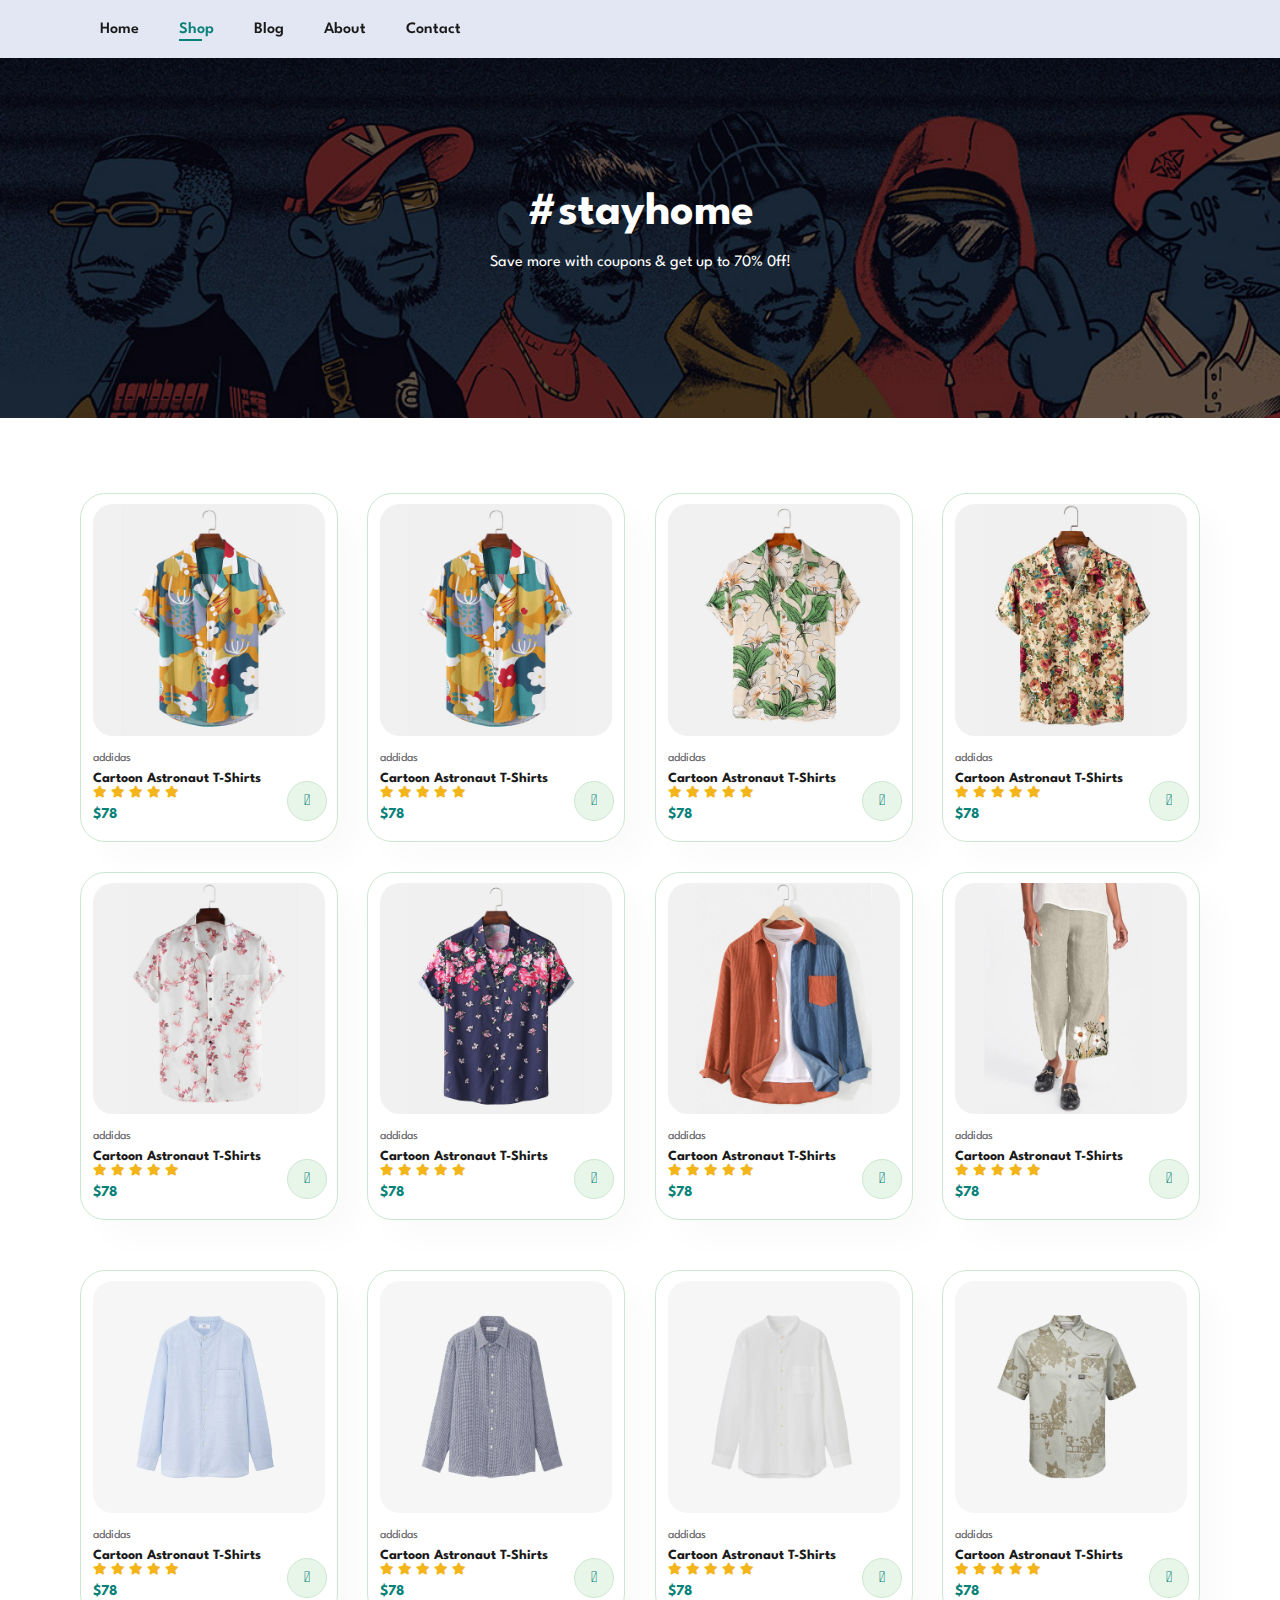
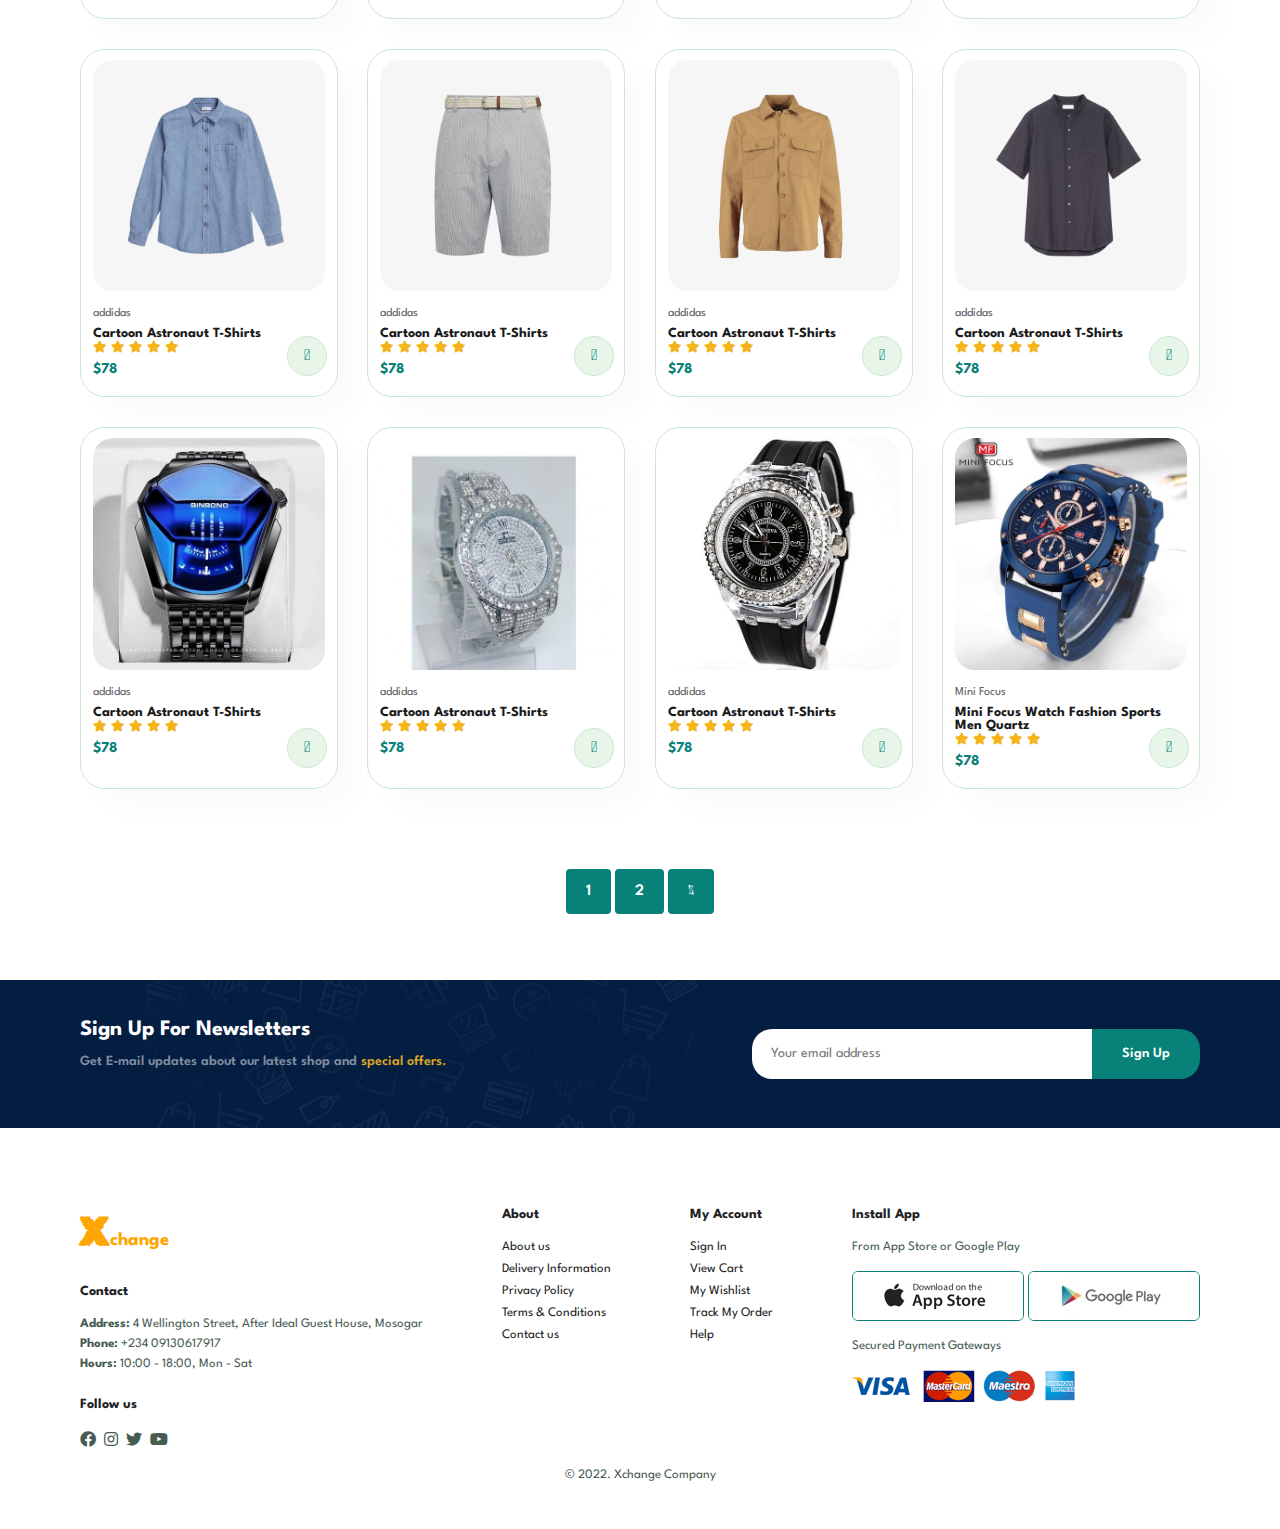
<file: E-COMMERCE2/shop.html>
<!DOCTYPE html>
<html lang="en">
<head>
    <meta charset="UTF-8">
    <meta http-equiv="X-UA-Compatible" content="IE=edge">
    <meta name="viewport" content="width=device-width, initial-scale=1.0">
    <title>Xchange</title>
    <link rel="stylesheet" href="style.css">
    <link rel="stylesheet" href="https://pro.fontawesome.com/releases/v5.10.0/css/all.css"/>
</head>
<body>
    <section id="header">
    
        <div>
            <ul id="navbar">
                <li><a href="index.html">Home</a></li>
                <li><a class="active" href="shop.html">Shop</a></li>
                <li><a href="blog.html">Blog</a></li>
                <li><a href="about.html">About</a></li>
                <li><a href="contact.html">Contact</a></li>
                <li id="lg-bag"><a href="cart.html"><i class="far fa-shopping-bag"></i></a></li>
               <a href="#" id="close"><i class="far fa-times"></i></a>
            </ul>
        </div>
        <div id="mobile">
            <a href="cart.html"><i class="fas fa-shopping-bag"></i></a>
            <i id="bar" class="fas fa-outdent"></i>
        </div>
    </section>

    <section id="page-header">
        <h2>#stayhome</h2>

        <p>Save more with coupons & get up to 70% 0ff!</p>
    </section>
   
    <section id="product1" class="section-p1">
        
        <div class="pro-container">
            <div class="pro" onclick="window.location.href='sproduct.html';" >
                <img src="img/products/f1.jpg" alt="">
                <div class="des">
                    <span>addidas</span>
                    <h5>Cartoon Astronaut T-Shirts</h5>
                    <div class="star">
                        <i class="fas fa-star"></i>
                        <i class="fas fa-star"></i>
                        <i class="fas fa-star"></i>
                        <i class="fas fa-star"></i>
                        <i class="fas fa-star"></i>
                    </div>
                    <h4>$78</h4>
                </div>
                <a href="#"><i class="fal fa-shopping-cart cart"></i></a>
            </div>
            <div class="pro">
                <img src="img/products/f1.jpg" alt="">
                <div class="des">
                    <span>addidas</span>
                    <h5>Cartoon Astronaut T-Shirts</h5>
                    <div class="star">
                        <i class="fas fa-star"></i>
                        <i class="fas fa-star"></i>
                        <i class="fas fa-star"></i>
                        <i class="fas fa-star"></i>
                        <i class="fas fa-star"></i>
                    </div>
                    <h4>$78</h4>
                </div>
                <a href="#"><i class="fal fa-shopping-cart cart"></i></a>
            </div>
            <div class="pro">
                <img src="img/products/f2.jpg" alt="">
                <div class="des">
                    <span>addidas</span>
                    <h5>Cartoon Astronaut T-Shirts</h5>
                    <div class="star">
                        <i class="fas fa-star"></i>
                        <i class="fas fa-star"></i>
                        <i class="fas fa-star"></i>
                        <i class="fas fa-star"></i>
                        <i class="fas fa-star"></i>
                    </div>
                    <h4>$78</h4>
                </div>
                <a href="#"><i class="fal fa-shopping-cart cart"></i></a>
            </div>
            <div class="pro">
                <img src="img/products/f3.jpg" alt="">
                <div class="des">
                    <span>addidas</span>
                    <h5>Cartoon Astronaut T-Shirts</h5>
                    <div class="star">
                        <i class="fas fa-star"></i>
                        <i class="fas fa-star"></i>
                        <i class="fas fa-star"></i>
                        <i class="fas fa-star"></i>
                        <i class="fas fa-star"></i>
                    </div>
                    <h4>$78</h4>
                </div>
                <a href="#"><i class="fal fa-shopping-cart cart"></i></a>
            </div>
            <div class="pro">
                <img src="img/products/f4.jpg" alt="">
                <div class="des">
                    <span>addidas</span>
                    <h5>Cartoon Astronaut T-Shirts</h5>
                    <div class="star">
                        <i class="fas fa-star"></i>
                        <i class="fas fa-star"></i>
                        <i class="fas fa-star"></i>
                        <i class="fas fa-star"></i>
                        <i class="fas fa-star"></i>
                    </div>
                    <h4>$78</h4>
                </div>
                <a href="#"><i class="fal fa-shopping-cart cart"></i></a>
            </div>
            <div class="pro">
                <img src="img/products/f5.jpg" alt="">
                <div class="des">
                    <span>addidas</span>
                    <h5>Cartoon Astronaut T-Shirts</h5>
                    <div class="star">
                        <i class="fas fa-star"></i>
                        <i class="fas fa-star"></i>
                        <i class="fas fa-star"></i>
                        <i class="fas fa-star"></i>
                        <i class="fas fa-star"></i>
                    </div>
                    <h4>$78</h4>
                </div>
                <a href="#"><i class="fal fa-shopping-cart cart"></i></a>
            </div>
            <div class="pro">
                <img src="img/products/f6.jpg" alt="">
                <div class="des">
                    <span>addidas</span>
                    <h5>Cartoon Astronaut T-Shirts</h5>
                    <div class="star">
                        <i class="fas fa-star"></i>
                        <i class="fas fa-star"></i>
                        <i class="fas fa-star"></i>
                        <i class="fas fa-star"></i>
                        <i class="fas fa-star"></i>
                    </div>
                    <h4>$78</h4>
                </div>
                <a href="#"><i class="fal fa-shopping-cart cart"></i></a>
            </div>
            <div class="pro">
                <img src="img/products/f7.jpg" alt="">
                <div class="des">
                    <span>addidas</span>
                    <h5>Cartoon Astronaut T-Shirts</h5>
                    <div class="star">
                        <i class="fas fa-star"></i>
                        <i class="fas fa-star"></i>
                        <i class="fas fa-star"></i>
                        <i class="fas fa-star"></i>
                        <i class="fas fa-star"></i>
                    </div>
                    <h4>$78</h4>
                </div>
                <a href="#"><i class="fal fa-shopping-cart cart"></i></a>
            </div>
        </div>
        <div class="pro-container">
            <div class="pro">
                <img src="img/products/n1.jpg" alt="">
                <div class="des">
                    <span>addidas</span>
                    <h5>Cartoon Astronaut T-Shirts</h5>
                    <div class="star">
                        <i class="fas fa-star"></i>
                        <i class="fas fa-star"></i>
                        <i class="fas fa-star"></i>
                        <i class="fas fa-star"></i>
                        <i class="fas fa-star"></i>
                    </div>
                    <h4>$78</h4>
                </div>
                <a href="#"><i class="fal fa-shopping-cart cart"></i></a>
            </div>
            <div class="pro">
                <img src="img/products/n2.jpg" alt="">
                <div class="des">
                    <span>addidas</span>
                    <h5>Cartoon Astronaut T-Shirts</h5>
                    <div class="star">
                        <i class="fas fa-star"></i>
                        <i class="fas fa-star"></i>
                        <i class="fas fa-star"></i>
                        <i class="fas fa-star"></i>
                        <i class="fas fa-star"></i>
                    </div>
                    <h4>$78</h4>
                </div>
                <a href="#"><i class="fal fa-shopping-cart cart"></i></a>
            </div>
            <div class="pro">
                <img src="img/products/n3.jpg" alt="">
                <div class="des">
                    <span>addidas</span>
                    <h5>Cartoon Astronaut T-Shirts</h5>
                    <div class="star">
                        <i class="fas fa-star"></i>
                        <i class="fas fa-star"></i>
                        <i class="fas fa-star"></i>
                        <i class="fas fa-star"></i>
                        <i class="fas fa-star"></i>
                    </div>
                    <h4>$78</h4>
                </div>
                <a href="#"><i class="fal fa-shopping-cart cart"></i></a>
            </div>
            <div class="pro">
                <img src="img/products/n4.jpg" alt="">
                <div class="des">
                    <span>addidas</span>
                    <h5>Cartoon Astronaut T-Shirts</h5>
                    <div class="star">
                        <i class="fas fa-star"></i>
                        <i class="fas fa-star"></i>
                        <i class="fas fa-star"></i>
                        <i class="fas fa-star"></i>
                        <i class="fas fa-star"></i>
                    </div>
                    <h4>$78</h4>
                </div>
                <a href="#"><i class="fal fa-shopping-cart cart"></i></a>
            </div>
            <div class="pro">
                <img src="img/products/n5.jpg" alt="">
                <div class="des">
                    <span>addidas</span>
                    <h5>Cartoon Astronaut T-Shirts</h5>
                    <div class="star">
                        <i class="fas fa-star"></i>
                        <i class="fas fa-star"></i>
                        <i class="fas fa-star"></i>
                        <i class="fas fa-star"></i>
                        <i class="fas fa-star"></i>
                    </div>
                    <h4>$78</h4>
                </div>
                <a href="#"><i class="fal fa-shopping-cart cart"></i></a>
            </div>
            <div class="pro">
                <img src="img/products/n6.jpg" alt="">
                <div class="des">
                    <span>addidas</span>
                    <h5>Cartoon Astronaut T-Shirts</h5>
                    <div class="star">
                        <i class="fas fa-star"></i>
                        <i class="fas fa-star"></i>
                        <i class="fas fa-star"></i>
                        <i class="fas fa-star"></i>
                        <i class="fas fa-star"></i>
                    </div>
                    <h4>$78</h4>
                </div>
                <a href="#"><i class="fal fa-shopping-cart cart"></i></a>
            </div>
            <div class="pro">
                <img src="img/products/n7.jpg" alt="">
                <div class="des">
                    <span>addidas</span>
                    <h5>Cartoon Astronaut T-Shirts</h5>
                    <div class="star">
                        <i class="fas fa-star"></i>
                        <i class="fas fa-star"></i>
                        <i class="fas fa-star"></i>
                        <i class="fas fa-star"></i>
                        <i class="fas fa-star"></i>
                    </div>
                    <h4>$78</h4>
                </div>
                <a href="#"><i class="fal fa-shopping-cart cart"></i></a>
            </div>
            <div class="pro">
                <img src="img/products/n8.jpg" alt="">
                <div class="des">
                    <span>addidas</span>
                    <h5>Cartoon Astronaut T-Shirts</h5>
                    <div class="star">
                        <i class="fas fa-star"></i>
                        <i class="fas fa-star"></i>
                        <i class="fas fa-star"></i>
                        <i class="fas fa-star"></i>
                        <i class="fas fa-star"></i>
                    </div>
                    <h4>$78</h4>
                </div>
                <a href="#"><i class="fal fa-shopping-cart cart"></i></a>
            </div>
            <div class="pro">
                <img src="img/products/bingbong-blackW.jpg" alt="">
                <div class="des">
                    <span>addidas</span>
                    <h5>Cartoon Astronaut T-Shirts</h5>
                    <div class="star">
                        <i class="fas fa-star"></i>
                        <i class="fas fa-star"></i>
                        <i class="fas fa-star"></i>
                        <i class="fas fa-star"></i>
                        <i class="fas fa-star"></i>
                    </div>
                    <h4>$78</h4>
                </div>
                <a href="#"><i class="fal fa-shopping-cart cart"></i></a>
            </div>
            <div class="pro">
                <img src="img/products/diamond-watch.jpg" alt="">
                <div class="des">
                    <span>addidas</span>
                    <h5>Cartoon Astronaut T-Shirts</h5>
                    <div class="star">
                        <i class="fas fa-star"></i>
                        <i class="fas fa-star"></i>
                        <i class="fas fa-star"></i>
                        <i class="fas fa-star"></i>
                        <i class="fas fa-star"></i>
                    </div>
                    <h4>$78</h4>
                </div>
                <a href="#"><i class="fal fa-shopping-cart cart"></i></a>
            </div>
            <div class="pro">
                <img src="img/products/illuminous-blackW.jpg" alt="">
                <div class="des">
                    <span>addidas</span>
                    <h5>Cartoon Astronaut T-Shirts</h5>
                    <div class="star">
                        <i class="fas fa-star"></i>
                        <i class="fas fa-star"></i>
                        <i class="fas fa-star"></i>
                        <i class="fas fa-star"></i>
                        <i class="fas fa-star"></i>
                    </div>
                    <h4>$78</h4>
                </div>
                <a href="#"><i class="fal fa-shopping-cart cart"></i></a>
            </div>
            <div class="pro">
                <img src="img/products/blue-watch.jpg" alt="">
                <div class="des">
                    <span>Mini Focus</span>
                    <h5> Mini Focus Watch Fashion Sports Men Quartz</h5>
                    <div class="star">
                        <i class="fas fa-star"></i>
                        <i class="fas fa-star"></i>
                        <i class="fas fa-star"></i>
                        <i class="fas fa-star"></i>
                        <i class="fas fa-star"></i>
                    </div>
                    <h4>$78</h4>
                </div>
                <a href="#"><i class="fal fa-shopping-cart cart"></i></a>
            </div>

           
        </div>
    </section>

    <section id="pagination" class="section-p1">
        <a href="#">1</a>
        <a href="#">2</a>
        <a href="#"><i class="fal fa-long-arrow-alt-right"></i></a>
    </section>

    <section id="newsletter" class="section-p1 section-m1">
        <div class="newstext">
            <h4>Sign Up For Newsletters</h4>
            <p>Get E-mail updates about our latest shop and <span>special offers.</span></p>
        </div>
        <div class="form">
            <input type="text" placeholder="Your email address">
            <button class="normal">Sign Up</button>
        </div>
    </section>
    
    <footer class="section-p1">
        <div class="col">
            <h3 id="logo"><span>X</span>change</h3>
            <h4>Contact</h4>
            <p><strong>Address:</strong> 4 Wellington Street, After Ideal Guest House, Mosogar</p>
            <p><strong>Phone:</strong> +234 09130617917</p>
            <p><strong>Hours:</strong> 10:00 - 18:00, Mon - Sat</p>
            <div class="follow">
                <h4>Follow us</h4>
                <div class="icon">
                    <i class="fab fa-facebook"></i>
                    <i class="fab fa-instagram"></i>
                    <i class="fab fa-twitter"></i>
                    <i class="fab fa-youtube"></i>
                </div>
            </div>
        </div>

        <div class="col">
            <h4>About</h4>
            <a href="#">About us</a>
            <a href="#">Delivery Information</a>
            <a href="#">Privacy Policy</a>
            <a href="#">Terms & Conditions</a>
            <a href="#">Contact us</a>
        </div>

        <div class="col">
            <h4>My Account</h4>
            <a href="#">Sign In</a>
            <a href="#">View Cart</a>
            <a href="#">My Wishlist</a>
            <a href="#">Track My Order</a>
            <a href="#">Help</a>
        </div>

        <div class="col install">
            <h4>Install App</h4>
            <p>From App Store or Google Play</p>
            <div class="row">
                <img src="img/pay/app.jpg" alt="">
                <img src="img/pay/play.jpg" alt="">
            </div>
            <p>Secured Payment Gateways</p>
            <img src="img/pay/pay.png" alt="">
        </div>

        <div class="copyright">
            <p>© 2022. Xchange Company</p>
        </div>
       
    </footer>

    <script src="main.js"></script>
</body>
</html>
</file>
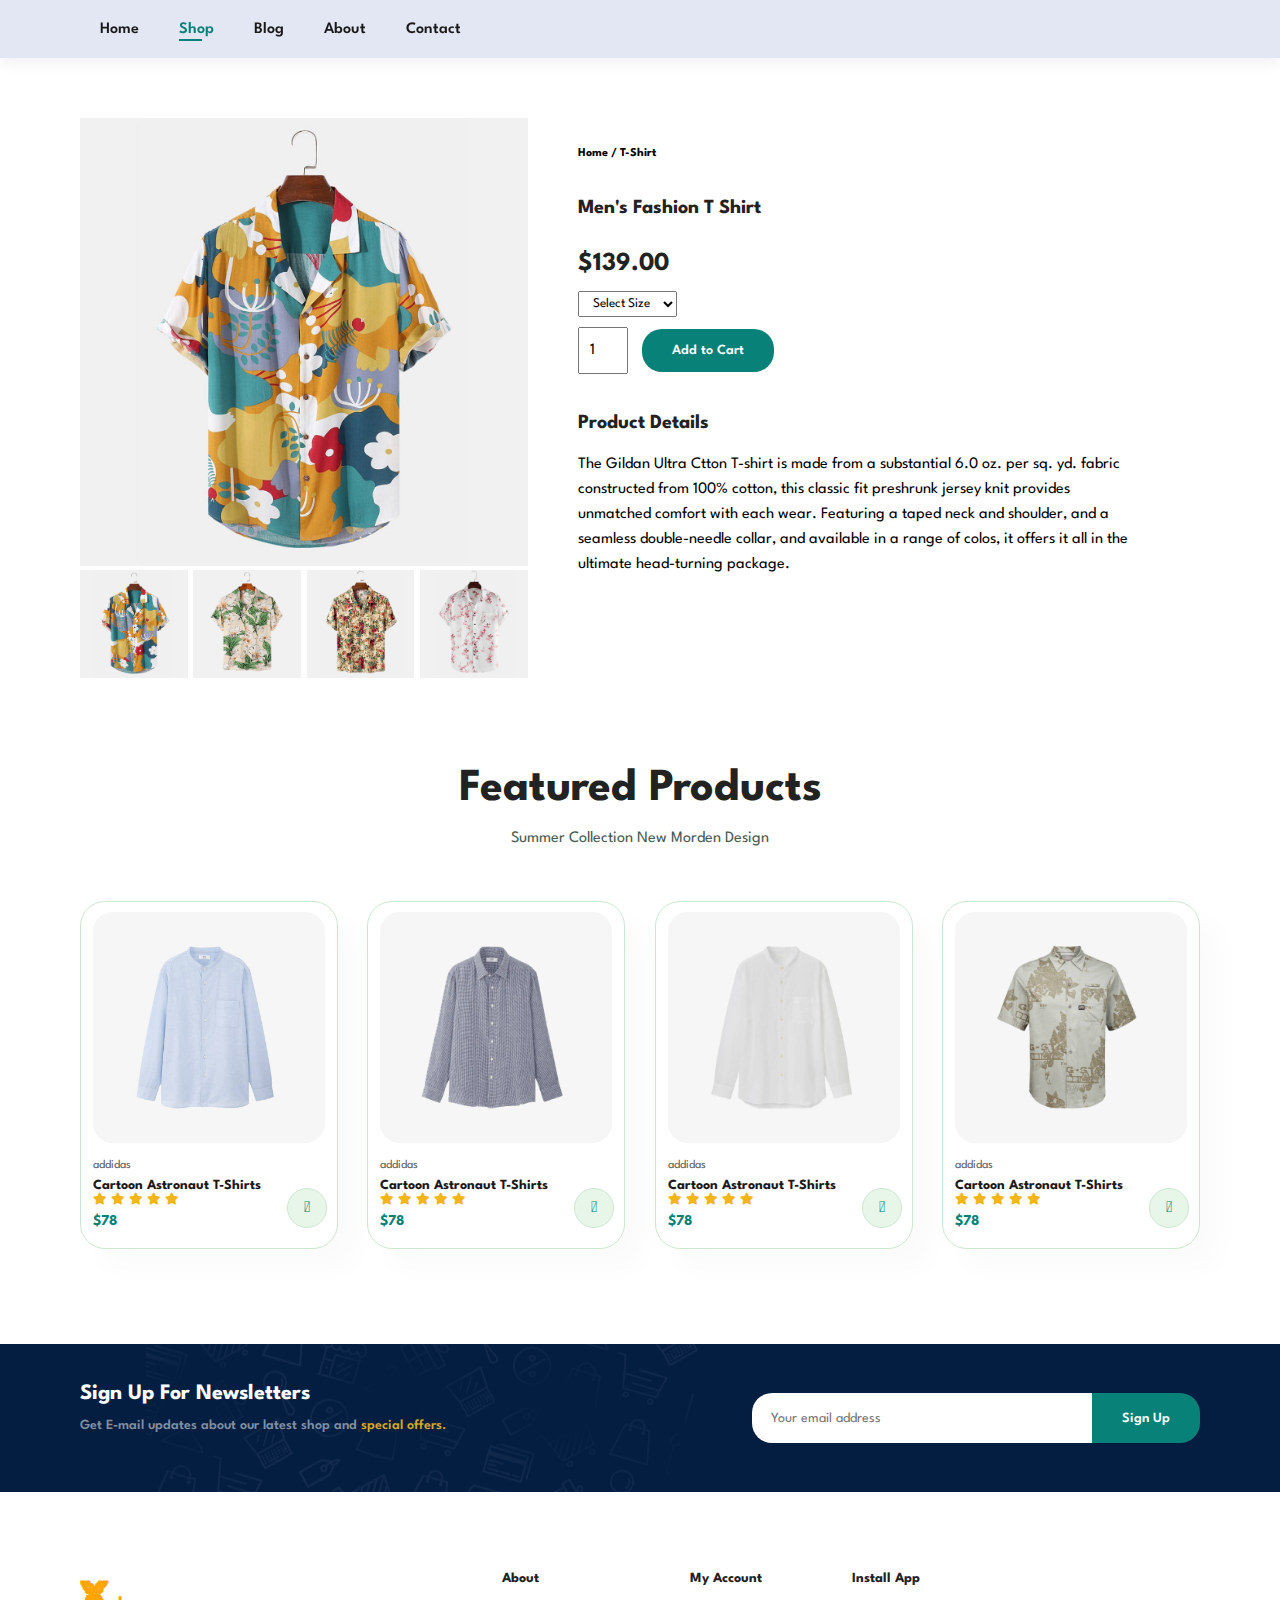
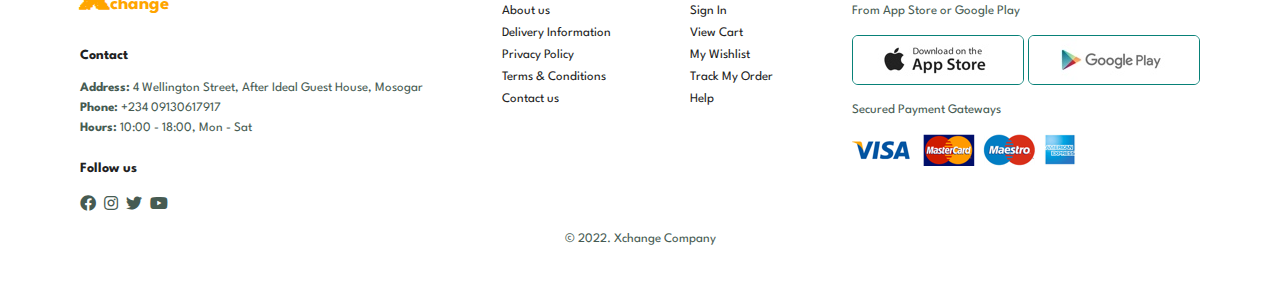
<file: E-COMMERCE2/sproduct.html>
<!DOCTYPE html>
<html lang="en">
<head>
    <meta charset="UTF-8">
    <meta http-equiv="X-UA-Compatible" content="IE=edge">
    <meta name="viewport" content="width=device-width, initial-scale=1.0">
    <title>Xchange</title>
    <link rel="stylesheet" href="style.css">
    <link rel="stylesheet" href="https://pro.fontawesome.com/releases/v5.10.0/css/all.css"/>
</head>
<body>
    <section id="header">
    
        <div>
            <ul id="navbar">
                <li><a href="index.html">Home</a></li>
                <li><a class="active" href="shop.html">Shop</a></li>
                <li><a href="blog.html">Blog</a></li>
                <li><a href="about.html">About</a></li>
                <li><a href="contact.html">Contact</a></li>
                <li id="lg-bag"><a href="cart.html"><i class="far fa-shopping-bag"></i></a></li>
               <a href="#" id="close"><i class="far fa-times"></i></a>
            </ul>
        </div>
        <div id="mobile">
            <a href="cart.html"><i class="fas fa-shopping-bag"></i></a>
            <i id="bar" class="fas fa-outdent"></i>
        </div>
    </section>

   <section id="prodetails" class="section-p1">
    <div class="single-pro-image">
        <img src="img/products/f1.jpg" width="100%" id="MainImg" alt="">
        
        <div class="small-img-group">
            <div class="small-img-col">
                <img src="img/products/f1.jpg" width="100%" class="small-thing" alt="">
            </div>
            <div class="small-img-col">
                <img src="img/products/f2.jpg" width="100%" class="small-thing" alt="">
            </div>
            <div class="small-img-col">
                <img src="img/products/f3.jpg" width="100%" class="small-thing" alt="">
            </div>
            <div class="small-img-col">
                <img src="img/products/f4.jpg" width="100%" class="small-thing" alt="">
            </div>
        </div>
    </div>

    <div class="single-pro-details">
        <h6>Home / T-Shirt</h6>
        <h4>Men's Fashion T Shirt</h4>
        <h2>$139.00</h2>
        <select>
            <option>Select Size</option>
            <option>small</option>
            <option>Large</option>
            <option>XL</option>
            <option>XXL</option>
        </select>
        <input type="number" value="1">
        <button class="normal">Add to Cart</button>
        <h4>Product Details</h4>
        <span>The Gildan Ultra Ctton T-shirt is made from a substantial 6.0 oz. per 
            sq. yd. fabric constructed from 100% cotton, this classic fit preshrunk
            jersey knit provides unmatched comfort with each wear. Featuring a taped neck
            and shoulder, and a seamless double-needle collar, and available in a range 
            of colos, it offers it all in the ultimate head-turning package.
        </span>
    </div>
   </section>

   <section id="product1" class="section-p1">
    <h2>Featured Products</h2>
    <p>Summer Collection New Morden Design</p>
    <div class="pro-container">
        <div class="pro">
            <img src="img/products/n1.jpg" alt="">
            <div class="des">
                <span>addidas</span>
                <h5>Cartoon Astronaut T-Shirts</h5>
                <div class="star">
                    <i class="fas fa-star"></i>
                    <i class="fas fa-star"></i>
                    <i class="fas fa-star"></i>
                    <i class="fas fa-star"></i>
                    <i class="fas fa-star"></i>
                </div>
                <h4>$78</h4>
            </div>
            <a href="#"><i class="fal fa-shopping-cart cart"></i></a>
        </div>
        <div class="pro">
            <img src="img/products/n2.jpg" alt="">
            <div class="des">
                <span>addidas</span>
                <h5>Cartoon Astronaut T-Shirts</h5>
                <div class="star">
                    <i class="fas fa-star"></i>
                    <i class="fas fa-star"></i>
                    <i class="fas fa-star"></i>
                    <i class="fas fa-star"></i>
                    <i class="fas fa-star"></i>
                </div>
                <h4>$78</h4>
            </div>
            <a href="#"><i class="fal fa-shopping-cart cart"></i></a>
        </div>
        <div class="pro">
            <img src="img/products/n3.jpg" alt="">
            <div class="des">
                <span>addidas</span>
                <h5>Cartoon Astronaut T-Shirts</h5>
                <div class="star">
                    <i class="fas fa-star"></i>
                    <i class="fas fa-star"></i>
                    <i class="fas fa-star"></i>
                    <i class="fas fa-star"></i>
                    <i class="fas fa-star"></i>
                </div>
                <h4>$78</h4>
            </div>
            <a href="#"><i class="fal fa-shopping-cart cart"></i></a>
        </div>
        <div class="pro">
            <img src="img/products/n4.jpg" alt="">
            <div class="des">
                <span>addidas</span>
                <h5>Cartoon Astronaut T-Shirts</h5>
                <div class="star">
                    <i class="fas fa-star"></i>
                    <i class="fas fa-star"></i>
                    <i class="fas fa-star"></i>
                    <i class="fas fa-star"></i>
                    <i class="fas fa-star"></i>
                </div>
                <h4>$78</h4>
            </div>
            <a href="#"><i class="fal fa-shopping-cart cart"></i></a>
        </div>
    </div>
</section>

   

    <section id="newsletter" class="section-p1 section-m1">
        <div class="newstext">
            <h4>Sign Up For Newsletters</h4>
            <p>Get E-mail updates about our latest shop and <span>special offers.</span></p>
        </div>
        <div class="form">
            <input type="text" placeholder="Your email address">
            <button class="normal">Sign Up</button>
        </div>
    </section>
    
    <footer class="section-p1">
        <div class="col">
            <h3 id="logo"><span>X</span>change</h3>
            <h4>Contact</h4>
            <p><strong>Address:</strong> 4 Wellington Street, After Ideal Guest House, Mosogar</p>
            <p><strong>Phone:</strong> +234 09130617917</p>
            <p><strong>Hours:</strong> 10:00 - 18:00, Mon - Sat</p>
            <div class="follow">
                <h4>Follow us</h4>
                <div class="icon">
                    <i class="fab fa-facebook"></i>
                    <i class="fab fa-instagram"></i>
                    <i class="fab fa-twitter"></i>
                    <i class="fab fa-youtube"></i>
                </div>
            </div>
        </div>

        <div class="col">
            <h4>About</h4>
            <a href="#">About us</a>
            <a href="#">Delivery Information</a>
            <a href="#">Privacy Policy</a>
            <a href="#">Terms & Conditions</a>
            <a href="#">Contact us</a>
        </div>

        <div class="col">
            <h4>My Account</h4>
            <a href="#">Sign In</a>
            <a href="#">View Cart</a>
            <a href="#">My Wishlist</a>
            <a href="#">Track My Order</a>
            <a href="#">Help</a>
        </div>

        <div class="col install">
            <h4>Install App</h4>
            <p>From App Store or Google Play</p>
            <div class="row">
                <img src="img/pay/app.jpg" alt="">
                <img src="img/pay/play.jpg" alt="">
            </div>
            <p>Secured Payment Gateways</p>
            <img src="img/pay/pay.png" alt="">
        </div>

        <div class="copyright">
            <p>© 2022. Xchange Company</p>
        </div>
       
    </footer>
    <script>
        let MainImg=document.querySelector("#MainImg");
        let smallimg= document.querySelectorAll(".small-thing");

       for (let i = 0; i< smallimg.length; i++) {
    
            smallimg[i].onclick=function(){
                MainImg.src=smallimg[i].src;
       };
    }
    </script>

    <script src="main.js"></script>
</body>
</html>
</file>
<file: E-COMMERCE2/style.css>
@import url('https://fonts.googleapis.com/css2?family=League+Spartan:wght@100;200;300;400;500;600;700;800;900&family=Noto+Serif+KR:wght@200;600&family=Satisfy&display=swap');
@import url('https://fonts.googleapis.com/css2?family=Rubik+Maze&display=swap');
*{
    margin: 0;
    padding: 0;
    box-sizing: border-box;
    font-family: 'League Spartan', sans-serif;
}
h1{
    font-size: 50px;
    line-height: 64px;
    color: #222;
}
h2{
    font-size: 46px;
    line-height: 54px;
    color: #222;
}
h4{
    font-size: 20px;
    color: #222;
}
h6{
    font-weight: 700;
    font-size: 12px;
}
p{
    font-size: 16px;
    color: #465b52;
    margin: 15px 0 20px 0;
}
.section-p1{
    padding: 40px 80px;
}
.section-m1{
    margin: 40px 0;
}
button.normal{
    font-size: 14px;
    font-weight: 600;
    padding: 15px 30px;
    color: #000;
    background-color: #fff;
    border-radius: 20px;
    cursor: pointer;
    border: none;
    outline: none;
    transition: 0.2s;
}
body{
    width:100%;
}
/* Header Start */
#header{
    display: flex;
    align-items: center;
    justify-content: space-between;
    padding: 20px 80px;
    background: #E3E6F3;
    box-shadow: 0 5px 15px rgba(0, 0, 0, 0.06);
    z-index: 999;
    position: sticky;
    top: 0;
    left: 0;
}

#navbar{
    display: flex;
    align-items: center;
    justify-content: center;
}

#navbar li{
    list-style: none;
    padding: 0 20px;
    position: relative;
}
#navbar li a{
    text-decoration: none;
    font-size: 16px;
    font-weight: 600;
    color: #1a1a1a;
    transition: 0.3s ease;
}

#navbar li a:hover,
#navbar li a.active{
    color: #088178;
   
}

#navbar li a.active::after,
#navbar li a:hover::after{
    content: "";
    width: 30%;
    height: 2px;
    background: #088178;
    position: absolute;
    bottom: -4px;
    left: 20px;
    
}
#mobile{
    display: none;
    align-items: center;
}
/* Home Page */
#hero{
    background-image: url(img/time-3091031_1920.jpg);
    background-size: cover;
    width:100%;
    height: 90vh;
    background-position: top 25% right 0;
    padding: 0 80px;
    display: flex;
    flex-direction: column;
    align-items: flex-start;
    justify-content: center;
}
#hero h4{
    padding-bottom:15px;
    color: whitesmoke;
}
#hero h2,#hero p{
    color: whitesmoke;
}
#hero h1{
    color: #088178;
}

#hero button{
    background-color: orange;
    color: #088178;
    padding: 14px 40px 14px 45px;
    border-color:transparent;
    border-top-left-radius: 20px;
    border-bottom-right-radius: 20px;
    box-shadow: 0 5px 15px rgba(0, 0, 0, 0.20);
    cursor: pointer;
    font-size: 15px;
    font-weight: 700;
}
  
#feature{
    display: flex;
    align-items: center;
    justify-content: space-between;
    flex-wrap: wrap;
}

#feature .fe-box{
    width: 180px;
    text-align:center;
    padding: 25px 15px;
    box-shadow: 20px 20px 34px rgba(0, 0, 0, 0.03);
    border: 1px solid #cce7d0;
    border-radius: 10px;
    margin: 15px 0;
}

#feature .fe-box:hover{
    box-shadow: 10px 10px 54px rgba(70, 62, 221, 0.1) ;
    
}

.feature fe-box img{
    width: 100%;
    margin-bottom: 10px;
}

#feature .fe-box h6{
   display: inline-block;
   line-height: 1;

}
 
#product1 {
    text-align: center;
}

#product1 .pro-container{
    display: flex;
    justify-content: space-between;
    padding-top: 20px;
    flex-wrap: wrap;
}

#product1 .pro{
    position: relative;
    width: 23%;
    min-width: 250px;
    padding: 10px 12px;
    border: 1px solid #cce7d0;
    border-radius: 25px;
    cursor: pointer;
    box-shadow: 20px 20px 30px rgba(0, 0, 0, 0.02);
    margin: 15px 0;
    transition: 0.2s ease;
}

#product1 .pro:hover{
    box-shadow: 20px 20px 30px rgba(0, 0, 0, 0.06);
}

#product1 .pro img{
    width: 100%;
    border-radius: 20px;
}

#product1 .pro .des{
    text-align:start;
    padding: 10px 0;
}
#product1 .pro .des span{
    color: #606063;
    font-size: 12px;
}

#product1 .pro .des h5{
    padding-top: 7px;
    color: #1a1a1a;
    font-size: 14px;
}

#product1 .pro .des i{
    font-size: 12px;
    color: rgb(243, 181, 25);
}

#product1 .pro .des h4{
    padding-top:7px;
    font-size: 15px;
    font-weight: 700;
    color: #088178;
}

#product1 .pro .cart{
    width: 40px;
    height: 40px;
    line-height: 40px;
    border-radius: 50px;
    background-color: #e8f6ea;
    font-weight: 500;
    color: #088178;
    border: 1px solid #cce7d0;
    bottom:20px;
    right: 10px;
    position: absolute;
}

#banner{
    background-image: url(img/banner/b2.jpg);
    background-size: cover;
    width: 100%;
    height: 40vh;
    display: flex;
    flex-direction: column;
    align-items: center;
    justify-content: center;
    text-align: center;
}

#banner h4{
    color:#fff;
    padding: 16px;
}

#banner h2{
    color:#fff;
    padding: 10px 0;
    font-size: 30px;
}

#banner h2 span{
    color:rgb(221, 11, 11);
}

#banner button:hover{
    background:#088178;
    color: #fff;
}

#sm-banner{
    display: flex;
    justify-content:space-between;
    flex-wrap: wrap;
}

#sm-banner .banner-box{
    background-image: url(img/banner/b17.jpg);
    background-size: cover;
    min-width: 580px;
    height: 50vh;
    display: flex;
    flex-direction: column;
    align-items: flex-start;
    padding: 30px;
    justify-content: center;
    text-align: center;
}
#sm-banner .banner-box2{
    background-image: url(img/banner/b10.jpg);
}

#sm-banner h4{
    color: #fff;
    font-size: 20px;
    font-weight: 300;
}

#sm-banner h2{
    color: #fff;
    font-size: 28px;
    font-weight: 800;
}

#sm-banner span{
    color: #fff;
    font-size: 14px;
    font-weight: 500;
    padding-bottom: 15px;
}

button.white{
    font-size: 13px;
    font-weight: 600;
    padding: 11px 18px;
    color: #fff;
    background-color: transparent;
    border-top-left-radius: 20px;
    border-bottom-right-radius: 20px;
    cursor: pointer;
    border: 1px solid #fff;
    outline: none;
    transition: 0.2s;
}

#sm-banner .banner-box:hover button{
    background: #088178;
    border: 1px solid #088178;
}

#banner3{
    display: flex;
    flex-wrap: wrap;
    justify-content: space-between;
    padding: 0 80px ;
}

#banner3 .banner-box{
    background-image: url(img/banner/b7.jpg);
    background-size: cover;
    min-width: 30%;
    height: 30vh;
    display: flex;
    flex-direction: column;
    align-items: flex-start;
    padding: 20px;
    background-position: center;
    justify-content: center;
    margin-bottom: 20px;
}

#banner3 .banner-box2{
    background-image: url(img/banner/b4.jpg);
}

#banner3 .banner-box3{
    background-image: url(img/banner/b18.jpg);
}

#banner3 h2{
  color: white;
  font-weight: 900;
  font-size: 22px;   
}

#banner3 h3{
    color: #ec544e;
    font-weight: 800;
    font-size: 15px;   
}

#newsletter{
    display: flex;
    flex-wrap: wrap;
    justify-content: space-between;
    align-items: center;
    background-image: url(img/banner/b14.png);
    background-repeat: no-repeat;
    background-position: 20% 30%;
    background-color: #041e42;
}

#newsletter h4{
    font-size: 22px;
    font-weight: 700;
    color: white;
}

#newsletter p{
    font-size: 14px;
    font-weight: 600;
    color: #818ea0;
}

#newsletter p span{
    color: goldenrod;
}

#newsletter .form{
   display: flex;
   width: 40%;

}
#newsletter input{
    height: 3.125rem;
    padding: 0 1.25em;
    width: 100%;
    font-size: 14px;
    border: 1px solid transparent;
    border-radius: 20px;
    outline: none;
    border-top-right-radius: 0;
    border-bottom-right-radius: 0;
}

#newsletter button{
    background-color: #088178;
    color: #fff;
    white-space: nowrap;
    border-top-left-radius: 0;
    border-bottom-left-radius: 0;
    
}

#newsletter button:hover{
    background-color: goldenrod;
}
#logo {
    text-decoration: none;
    color: orange;
    margin-bottom:30px;
}
#logo span{
    color: orange;
    font-size: 40px;
    font-family:'Rubik Maze', cursive; ;
}

footer{
    display: flex;
    flex-wrap: wrap;
    justify-content: space-between;
}

footer .col{
    display: flex;
    flex-direction: column;
    align-items: flex-start;
    margin-bottom: 20px;
}

footer h4{
    font-size: 14px;
    padding-bottom: 20px;
}

footer p{
    font-size: 13px;
    margin: 0 0 8px 0;
}

footer a{
    font-size: 13px;
    margin: 0 0 8px 0;
    text-decoration: none;
    color: #222;
    margin-bottom: 10px;
}

footer .follow{
    margin-top: 20px;
}

footer .follow i{
    color: #465b52;
    padding-right: 4px;
    cursor: pointer;
}

footer .install .row img{
    border: 1px solid #088178;
    border-radius: 6px;
}

footer .install img{
    margin: 10px 0 15px 0;
}

footer .follow i:hover,
footer a:hover{
    color: #088178;
}

footer .copyright{
    width: 100%;
    text-align: center;
}
#close{
    display: none;
}
/* Shop Page */
#page-header{
    background-image:url(img/banner/b1.jpg);
    width: 100%;
    height: 40vh;
    background-size: cover;
    display: flex;
    justify-content: center;
    text-align: center;
    flex-direction: column;
    padding: 14px;
}
#page-header h2,#page-header p{
    color: #fff;
}

#pagination{
    text-align: center;
}
#pagination a{
   text-decoration: none;
   background-color: #088178;
   padding: 15px 20px;
   border-radius: 4px;
   color: #fff;
   font-weight: 600; 
}

#pagination a i{
    font-size: 16px;
    font-weight: 600;
}

#pagination a:hover{
    background-color: goldenrod;
    color: #000;
}

/* Single Page */
#prodetails{
    display: flex;
    margin-top: 20px;
}
#prodetails .single-pro-image{
    width: 40%;
    margin-right: 50px;
}
.small-img-group{
    display: flex;
    justify-content: space-between;
}
.small-img-col{
    flex-basis: 24%;
    cursor: pointer;
}
#prodetails .single-pro-details{
    width: 50%;
    padding-top: 30px;
}
#prodetails .single-pro-details h4{
    padding: 40px 0 20px 0;
}

#prodetails .single-pro-details h2{
    font-size: 26px;
}

#prodetails .single-pro-details select{
    display: block;
    padding: 5px 10px;
    margin-bottom: 10px;
}

#prodetails .single-pro-details input{
    width: 50px;
    height: 47px;
    padding-left: 10px;
    font-size: 16px;
    margin-right: 10px;
}
#prodetails .single-pro-details button{
    background: #088178;
    color: #fff;
}
#prodetails .single-pro-details input:focus{
    outline:0;
}
#prodetails .single-pro-details span{
    line-height: 25px;
}

/* Blog Page */

/* Cart Page */


/* Start Media Query */


/* *************Tablet Size********* */
@media (max-width:820px){
    .section-p1{
        padding: 40px 40px;
    }
    #navbar {
        display: flex;
        align-items: flex-start;
        flex-direction: column;
        justify-content: flex-start;
        position: fixed;
        top: 0;
        right: -300px;
        height: 100vh;
        width: 300px;
        background-color: #E3E6F3;
        box-shadow: 0 40px 60px rgba(0, 0, 0, 0.1);
        padding: 80px 0 0 10px;
        transition: 0.3s;
    }
    #navbar.active{
        right: 0px;
    }
    #navbar li{
        margin-bottom: 30px;
    }
    #mobile{
        display: flex;
        align-items: center;
    }
    #mobile i{
        color:#1a1a1a;
        font-size: 24px;
        padding-left: 20px;
    }
    #close{
        display: initial;
        position: absolute;
        top: 30px;
        left: 30px;
        color: #222;
        font-size: 24px;
    }

    #lg-bag{
        display:none;
    }
    #hero {
        height: 70vh;
        background-position: top 30% right 30%;
        padding: 0 80px; 
    }
    #feature {
        justify-content: center;
    }
    #feature .fe-box{
        margin: 15px 15px;
    }
    #product1 .pro-container{
        justify-content: center;
    }
    #product1 .pro{
        margin: 15px;
    }
    #banner{
       height: 20vh;
    }
    #sm-banner .banner-box{
        min-width: 100%;
    }
    #banner3{
        padding-inline-start: 0 40px;
    }
    #banner3 .banner-box{
        width: 28%;
    }
    #newsletter .form{
        width: 70%;
    }
}

/********** Phone Size************* */
@media (max-width:477px){
    .section-p1{
        padding: 20px;
    }
    #header{
        padding: 10px 30px;
    }
    h1{
        font-size: 38px;
    }
    h2{
        font-size: 32px;
    }
    #hero{
        padding: 0 20px;
        background-position: 55%; 
    }
    #feature{
        justify-content: space-between;
    }

    #feature .fe-box{
        width: 155px;
        margin: 0 0 15px 0;
    }
    
    #product1 .pro{
        width: 100%;
    }
    #banner{
        height: 40vh;
    }
    #sm-banner .banner-box{
        height: 40vh;
    }
    #sm-banner .banner-box2{
        margin-top: 20px;
    }
    #banner3{
        padding: 0 20px;
    }
    #banner3 .banner-box{
        width: 100%;
    }
    footer .copyright{
        text-align: flex-start;
    }

    /* Single Product */
    #prodetails{
        display: flex;
        flex-direction: column;
    }

    #prodetails .single-pro-image{
        width: 100%;
        margin-right: 0px;
    }
    #prodetails .single-pro-details{
        width: 100%;
    }
}
</file>
